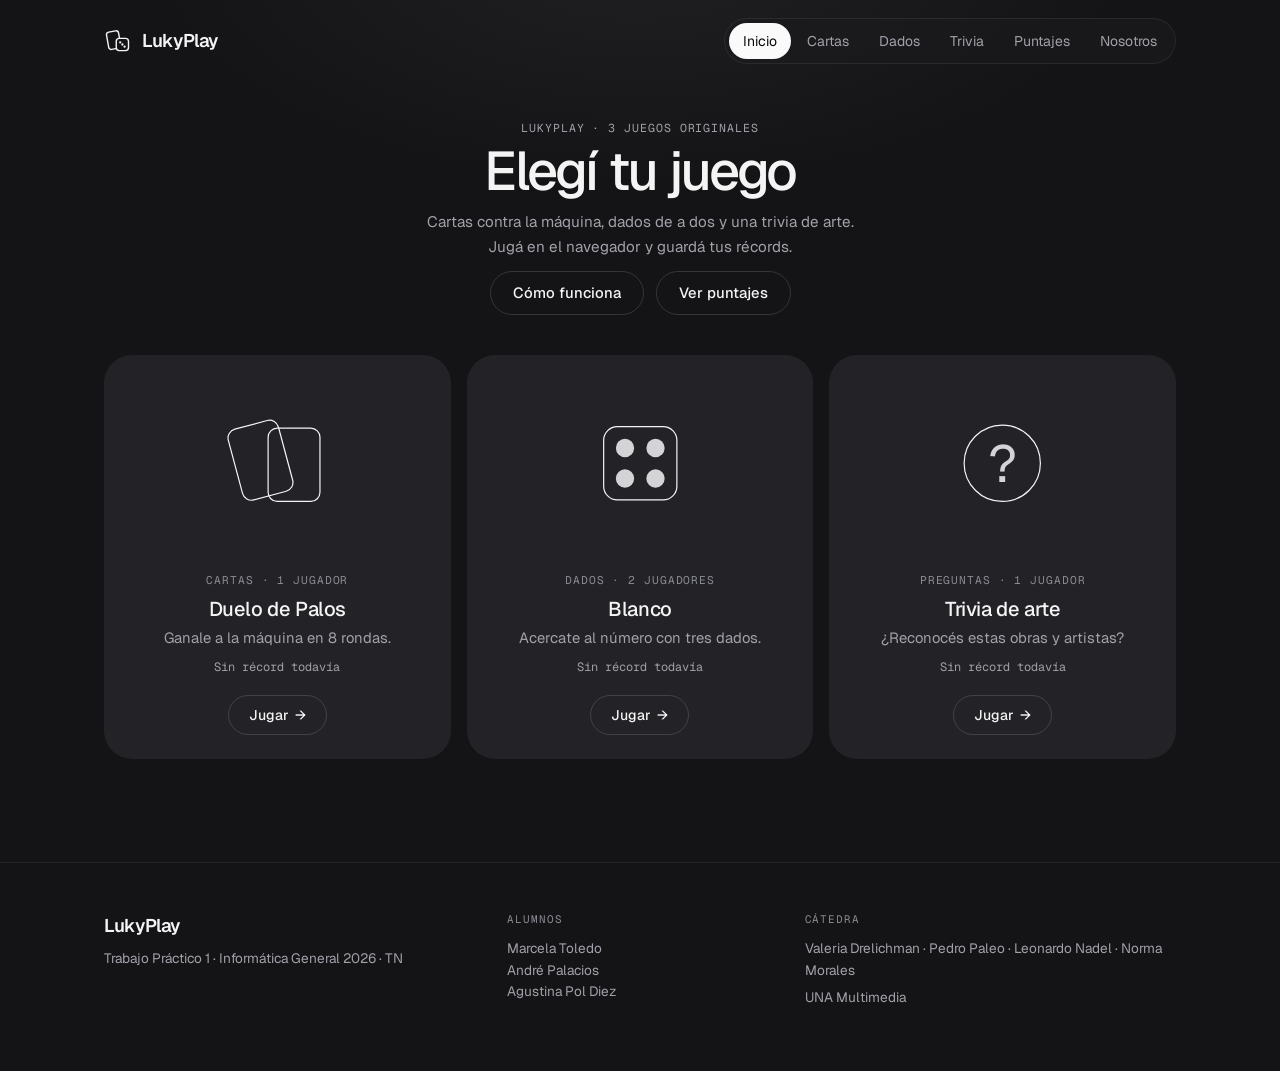
<file: index.html>
<!DOCTYPE html>
<html lang="es">
<head>
  <meta charset="UTF-8">
  <meta name="viewport" content="width=device-width, initial-scale=1.0">
  <title>LukyPlay | Inicio</title>
  <meta name="description" content="LukyPlay: tres juegos originales para jugar en el navegador. Duelo de Palos con cartas, Blanco con dados y una trivia de arte.">
  <link rel="icon" href="img/favicon.svg" type="image/svg+xml">
  <link rel="preconnect" href="https://fonts.googleapis.com">
  <link rel="preconnect" href="https://fonts.gstatic.com" crossorigin>
  <link href="https://fonts.googleapis.com/css2?family=Geist:wght@300..700&family=Geist+Mono:wght@400;500&display=swap" rel="stylesheet">
  <link rel="stylesheet" href="css/estilos.css">
</head>
<body class="pagina-compacta">
  <a class="saltar" href="#contenido">Saltar al contenido</a>
  <header class="encabezado">
    <div class="encabezado-contenido">
      <a class="marca" href="index.html"><img src="img/logo-min.svg" alt="">LukyPlay</a>
      <nav class="menu">
        <ul>
          <li><a class="activo" aria-current="page" href="index.html">Inicio</a></li>
          <li><a href="cartas.html">Cartas</a></li>
          <li><a href="dados.html">Dados</a></li>
          <li><a href="preguntas.html">Trivia</a></li>
          <li><a href="puntajes.html">Puntajes</a></li>
          <li><a href="nosotros.html">Nosotros</a></li>
        </ul>
      </nav>
    </div>
  </header>

  <main id="contenido">
    <!-- Cabecera compacta: el selector de juegos queda como protagonista -->
    <section class="cabecera-juego cabecera-centrada">
      <div>
        <span class="sobretitulo">LukyPlay · 3 juegos originales</span>
        <h1>Elegí tu juego</h1>
        <p class="bajada">Cartas contra la máquina, dados de a dos y una trivia de arte. Jugá en el navegador y guardá tus récords.</p>
      </div>
      <div class="acciones">
        <button type="button" class="btn btn-secundario" id="btn-reglas">Cómo funciona</button>
        <a class="btn btn-secundario" href="puntajes.html">Ver puntajes</a>
      </div>
    </section>

    <section class="selector-juegos" aria-labelledby="titulo-juegos">
      <h2 class="solo-lector" id="titulo-juegos">Juegos</h2>
      <!-- Selector de juegos: cada tarjeta es un link. Al pasar el mouse
           se ilumina la elegida y se apagan las otras (ver estilos.css, sección 4) -->
      <div class="tarjetas-juegos">
        <a class="tarjeta-juego" href="cartas.html">
          <div class="icono-juego">
            <svg viewBox="0 0 100 100" aria-hidden="true">
              <rect x="22" y="24" width="34" height="48" rx="6" transform="rotate(-15 39 48)"/>
              <rect x="44" y="27" width="34" height="48" rx="6"/>
            </svg>
          </div>
          <div class="tarjeta-info">
            <span class="etiqueta">Cartas · 1 jugador</span>
            <h3>Duelo de Palos</h3>
            <p class="tarjeta-desc">Ganale a la máquina en 8 rondas.</p>
            <p class="record-portada" id="record-cartas">Récord: —</p>
            <span class="tarjeta-cta">Jugar <span aria-hidden="true">→</span></span>
          </div>
        </a>
        <a class="tarjeta-juego" href="dados.html">
          <div class="icono-juego">
            <svg viewBox="0 0 100 100" aria-hidden="true">
              <rect x="26" y="26" width="48" height="48" rx="9"/>
              <circle cx="40" cy="40" r="6" class="lleno"/>
              <circle cx="60" cy="40" r="6" class="lleno"/>
              <circle cx="40" cy="60" r="6" class="lleno"/>
              <circle cx="60" cy="60" r="6" class="lleno"/>
            </svg>
          </div>
          <div class="tarjeta-info">
            <span class="etiqueta">Dados · 2 jugadores</span>
            <h3>Blanco</h3>
            <p class="tarjeta-desc">Acercate al número con tres dados.</p>
            <p class="record-portada" id="record-dados">Récord: —</p>
            <span class="tarjeta-cta">Jugar <span aria-hidden="true">→</span></span>
          </div>
        </a>
        <a class="tarjeta-juego" href="preguntas.html">
          <div class="icono-juego">
            <svg viewBox="0 0 100 100" aria-hidden="true">
              <circle cx="50" cy="50" r="25"/>
              <text x="50" y="62" text-anchor="middle" class="lleno">?</text>
            </svg>
          </div>
          <div class="tarjeta-info">
            <span class="etiqueta">Preguntas · 1 jugador</span>
            <h3>Trivia de arte</h3>
            <p class="tarjeta-desc">¿Reconocés estas obras y artistas?</p>
            <p class="record-portada" id="record-preguntas">Récord: —</p>
            <span class="tarjeta-cta">Jugar <span aria-hidden="true">→</span></span>
          </div>
        </a>
      </div>
    </section>

    <!-- "Cómo funciona" en una ventana, igual que las reglas de los juegos
         (el botón #btn-reglas la abre desde comun.js) -->
    <dialog class="ventana-reglas ventana-chica" id="ventana-reglas" aria-labelledby="titulo-ventana-reglas">
      <div class="ventana-contenido">
        <div class="ventana-cabecera">
          <h2 id="titulo-ventana-reglas">Cómo funciona</h2>
          <form method="dialog"><button type="submit" class="btn btn-secundario">Cerrar</button></form>
        </div>
        <ol class="pasos">
          <li><span class="paso-num">01</span><strong>Elegí un juego</strong>«Cómo se juega» explica el objetivo y las reglas.</li>
          <li><span class="paso-num">02</span><strong>Jugá</strong>Arriba ves la ronda y los puntos; el mensaje te dice qué hacer.</li>
          <li><span class="paso-num">03</span><strong>Guardá tu puntaje</strong>Al terminar, escribí tu nombre. Se guarda en este navegador.</li>
          <li><span class="paso-num">04</span><strong>Compará</strong>En Puntajes está el top 10 de cada juego.</li>
        </ol>
      </div>
    </dialog>
  </main>

  <footer class="pie">
    <div class="pie-contenido">
      <div>
        <span class="pie-marca">LukyPlay</span>
        <p>Trabajo Práctico 1 · Informática General 2026 · TN</p>
      </div>
      <div>
        <span class="pie-titulo">Alumnos</span>
        <p>Marcela Toledo<br>André Palacios<br>Agustina Pol Diez</p>
      </div>
      <div>
        <span class="pie-titulo">Cátedra</span>
        <p>Valeria Drelichman · Pedro Paleo · Leonardo Nadel · Norma Morales</p>
        <p>UNA Multimedia</p>
      </div>
    </div>
  </footer>

  <script src="js/comun.js"></script>
  <script src="js/interaccion.js"></script>
  <script src="js/inicio.js"></script>
</body>
</html>
</file>
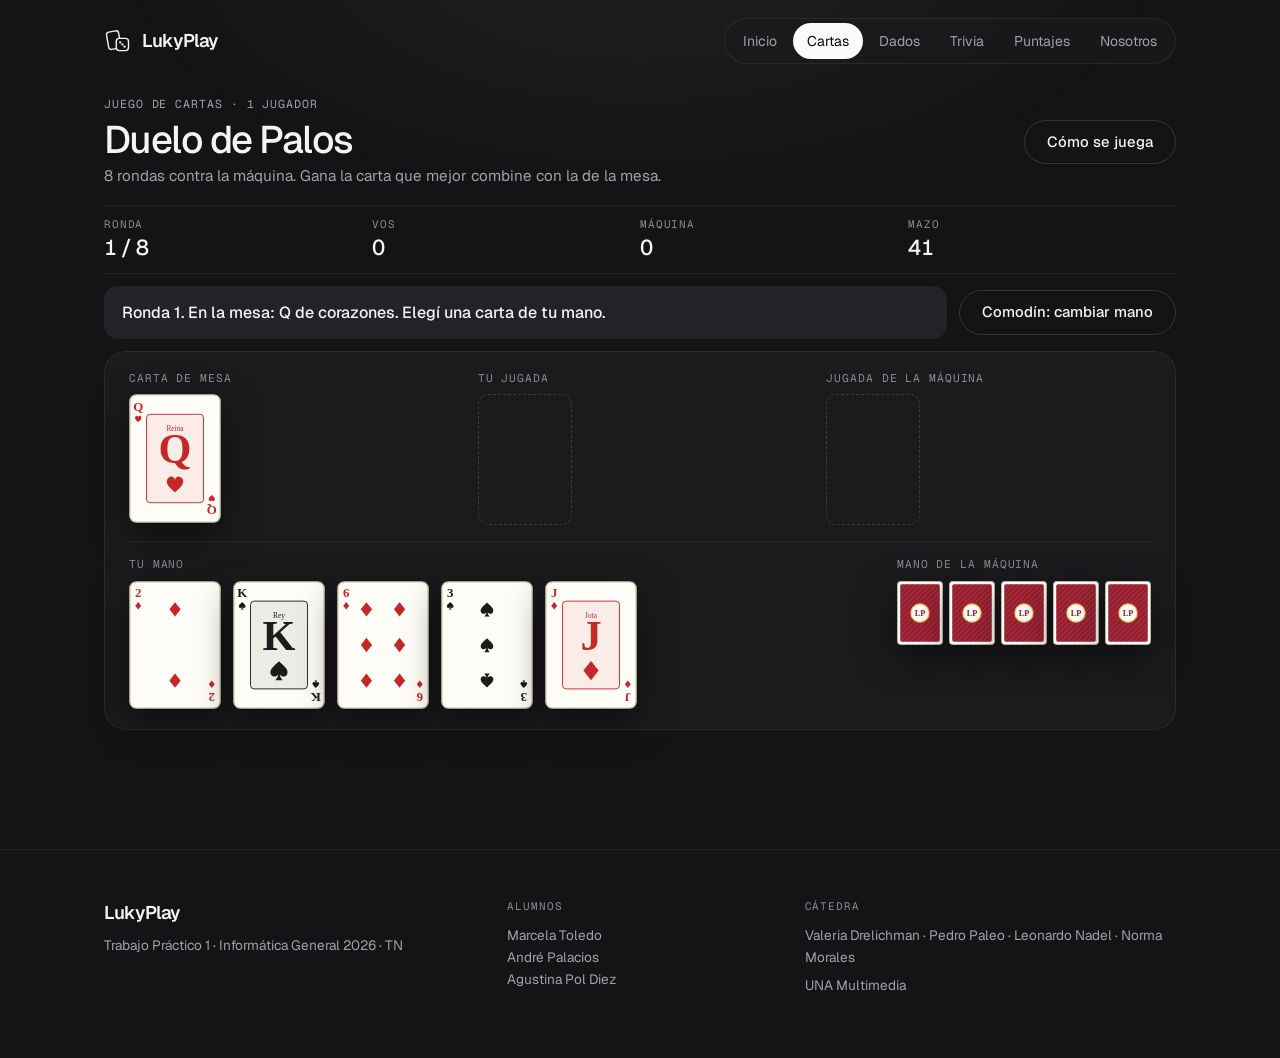
<file: cartas.html>
<!DOCTYPE html>
<html lang="es">
<head>
  <meta charset="UTF-8">
  <meta name="viewport" content="width=device-width, initial-scale=1.0">
  <title>LukyPlay | Cartas - Duelo de Palos</title>
  <meta name="description" content="Duelo de Palos: jugá 8 rondas de cartas contra la máquina. Gana la carta que mejor combine con la carta de mesa.">
  <link rel="icon" href="img/favicon.svg" type="image/svg+xml">
  <link rel="preconnect" href="https://fonts.googleapis.com">
  <link rel="preconnect" href="https://fonts.gstatic.com" crossorigin>
  <link href="https://fonts.googleapis.com/css2?family=Geist:wght@300..700&family=Geist+Mono:wght@400;500&display=swap" rel="stylesheet">
  <link rel="stylesheet" href="css/estilos.css">
</head>
<body class="pagina-compacta">
  <a class="saltar" href="#contenido">Saltar al contenido</a>
  <header class="encabezado">
    <div class="encabezado-contenido">
      <a class="marca" href="index.html"><img src="img/logo-min.svg" alt="">LukyPlay</a>
      <nav class="menu">
        <ul>
          <li><a href="index.html">Inicio</a></li>
          <li><a class="activo" aria-current="page" href="cartas.html">Cartas</a></li>
          <li><a href="dados.html">Dados</a></li>
          <li><a href="preguntas.html">Trivia</a></li>
          <li><a href="puntajes.html">Puntajes</a></li>
          <li><a href="nosotros.html">Nosotros</a></li>
        </ul>
      </nav>
    </div>
  </header>
<main id="contenido">
    <!-- Cabecera compacta: el juego queda a la vista sin hacer scroll -->
    <section class="cabecera-juego">
      <div>
        <span class="sobretitulo">Juego de cartas · 1 jugador</span>
        <h1>Duelo de Palos</h1>
        <p class="bajada">8 rondas contra la máquina. Gana la carta que mejor combine con la de la mesa.</p>
      </div>
      <button type="button" class="btn btn-secundario" id="btn-reglas">Cómo se juega</button>
    </section>

    <section class="juego">
      <h2 class="solo-lector">Partida</h2>

      <div class="estado">
        <div class="estado-item"><span>Ronda</span><strong id="ronda">1 / 8</strong></div>
        <div class="estado-item"><span>Vos</span><strong id="puntos-jugador">0</strong></div>
        <div class="estado-item"><span>Máquina</span><strong id="puntos-maquina">0</strong></div>
        <div class="estado-item"><span>Mazo</span><strong id="mazo-restante">52</strong></div>
      </div>

      <!-- Mensaje y botones en una misma fila, siempre a la vista -->
      <div class="barra-juego">
        <p class="mensaje" id="mensaje" aria-live="polite">Elegí una carta de tu mano.</p>
        <div class="acciones">
          <button type="button" class="btn btn-secundario" id="btn-cambiar">Comodín: cambiar mano</button>
          <button type="button" class="btn oculto" id="btn-siguiente">Siguiente ronda</button>
          <button type="button" class="btn oculto" id="btn-nueva">Nueva partida</button>
          <a class="btn btn-secundario oculto" id="btn-otro-juego" href="index.html">Elegir otro juego</a>
        </div>
      </div>

      <div class="mesa">
        <div class="fila-mesa">
          <div class="zona-mano">
            <h3>Carta de mesa</h3>
            <div class="mano" id="carta-mesa"></div>
          </div>
          <div class="zona-mano">
            <h3>Tu jugada</h3>
            <div class="mano mano-jugada" id="jugada-jugador"></div>
          </div>
          <div class="zona-mano">
            <h3>Jugada de la máquina</h3>
            <div class="mano mano-jugada" id="jugada-maquina"></div>
          </div>
        </div>
        <div class="zona-mano">
          <h3>Tu mano</h3>
          <div class="mano" id="mano-jugador"></div>
        </div>
        <div class="zona-mano">
          <h3>Mano de la máquina</h3>
          <div class="mano mano-chica" id="mano-maquina"></div>
        </div>
      </div>


      <div id="zona-final" aria-live="polite"></div>
    </section>

    <!-- Reglas en una ventana: se abren con el botón "Cómo se juega"
         y se cierran con Cerrar, con Esc o tocando afuera -->
    <dialog class="ventana-reglas" id="ventana-reglas" aria-labelledby="titulo-ventana-reglas">
      <div class="ventana-contenido">
        <div class="ventana-cabecera">
          <h2 id="titulo-ventana-reglas">Cómo se juega</h2>
          <form method="dialog"><button type="submit" class="btn btn-secundario">Cerrar</button></form>
        </div>
          <div class="intro-juego">
            <section class="panel">
              <span class="sobretitulo" id="titulo-objetivo">Objetivo</span>
              <h2>Sumá más puntos que la máquina</h2>
              <p class="lead">Cada ronda, vos y la máquina juegan una carta. La que vale más se lleva los puntos de las dos. Tras 8 rondas, gana quien sume más.</p>
              <ul class="datos-juego"><li>1 jugador</li><li>8 rondas</li><li>5 cartas en mano</li><li>1 comodín</li></ul>
              <h3>Cada ronda</h3>
              <ol class="reglas">
                <li>Se da vuelta la carta de mesa.</li>
                <li>Jugás una carta de tu mano y la máquina, una de la suya.</li>
                <li>La que vale más <strong>se lleva los puntos de las dos</strong>. Si empatan, cada una suma los suyos.</li>
                <li>Las dos levantan una carta del mazo.</li>
              </ol>
            </section>
            <section class="panel">
              <span class="sobretitulo" id="titulo-reglas">Puntos</span>
              <h2>Cuánto vale tu carta</h2>
              <p class="lead">Según cómo combine con la carta de mesa.</p>
              <dl class="tabla-puntos">
                <div class="destacada"><dt>Mismo palo</dt><dd>Doble de su número</dd></div>
                <div><dt>Mismo color, otro palo</dt><dd>Su número</dd></div>
                <div><dt>Otro color</dt><dd>0</dd></div>
                <div class="destacada"><dt>Espejo: mismo número que la mesa</dt><dd>+10</dd></div>
              </dl>
              <h3>Para tener en cuenta</h3>
              <ul class="notas">
                <li>Valores: As 1, del 2 al 10 su número, J 11, Q 12 y K 13.</li>
                <li><strong>Comodín:</strong> una vez por partida, cambiás tu mano por 5 cartas nuevas.</li>
                <li>Tu récord es tu puntaje final.</li>
              </ul>
            </section>
          </div>
      </div>
    </dialog>
  </main>

  <footer class="pie">
    <div class="pie-contenido">
      <div>
        <span class="pie-marca">LukyPlay</span>
        <p>Trabajo Práctico 1 · Informática General 2026 · TN</p>
      </div>
      <div>
        <span class="pie-titulo">Alumnos</span>
        <p>Marcela Toledo<br>André Palacios<br>Agustina Pol Diez</p>
      </div>
      <div>
        <span class="pie-titulo">Cátedra</span>
        <p>Valeria Drelichman · Pedro Paleo · Leonardo Nadel · Norma Morales</p>
        <p>UNA Multimedia</p>
      </div>
    </div>
  </footer>

  <script src="js/comun.js"></script>
  <script src="js/interaccion.js"></script>
  <script src="js/cartas.js"></script>
</body>
</html>
</file>
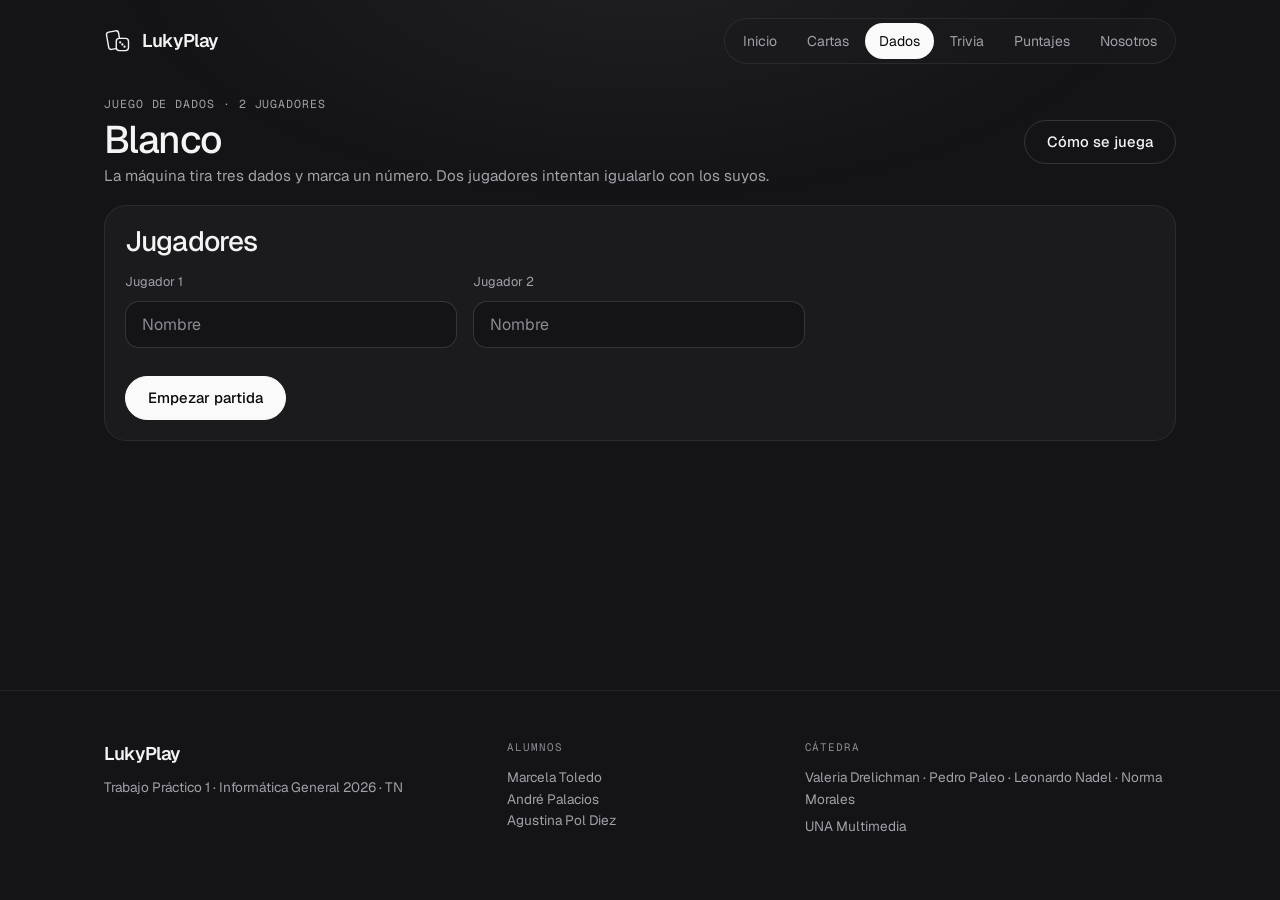
<file: dados.html>
<!DOCTYPE html>
<html lang="es">
<head>
  <meta charset="UTF-8">
  <meta name="viewport" content="width=device-width, initial-scale=1.0">
  <title>LukyPlay | Dados - Blanco</title>
  <meta name="description" content="Blanco: un juego de dados para 2 jugadores. Acercate al número que marca la máquina con tus tres dados.">
  <link rel="icon" href="img/favicon.svg" type="image/svg+xml">
  <link rel="preconnect" href="https://fonts.googleapis.com">
  <link rel="preconnect" href="https://fonts.gstatic.com" crossorigin>
  <link href="https://fonts.googleapis.com/css2?family=Geist:wght@300..700&family=Geist+Mono:wght@400;500&display=swap" rel="stylesheet">
  <link rel="stylesheet" href="css/estilos.css">
</head>
<body class="pagina-compacta">
  <a class="saltar" href="#contenido">Saltar al contenido</a>
  <header class="encabezado">
    <div class="encabezado-contenido">
      <a class="marca" href="index.html"><img src="img/logo-min.svg" alt="">LukyPlay</a>
      <nav class="menu">
        <ul>
          <li><a href="index.html">Inicio</a></li>
          <li><a href="cartas.html">Cartas</a></li>
          <li><a class="activo" aria-current="page" href="dados.html">Dados</a></li>
          <li><a href="preguntas.html">Trivia</a></li>
          <li><a href="puntajes.html">Puntajes</a></li>
          <li><a href="nosotros.html">Nosotros</a></li>
        </ul>
      </nav>
    </div>
  </header>

  <main id="contenido">
    <!-- Cabecera compacta: el juego queda a la vista sin hacer scroll -->
    <section class="cabecera-juego">
      <div>
        <span class="sobretitulo">Juego de dados · 2 jugadores</span>
        <h1>Blanco</h1>
        <p class="bajada">La máquina tira tres dados y marca un número. Dos jugadores intentan igualarlo con los suyos.</p>
      </div>
      <button type="button" class="btn btn-secundario" id="btn-reglas">Cómo se juega</button>
    </section>

    <section class="panel" id="seccion-config">
      <h2>Jugadores</h2>
      <form id="form-config">
        <div class="config-jugadores">
          <div class="campo">
            <label for="nombre-1">Jugador 1</label>
            <input type="text" id="nombre-1" maxlength="15" placeholder="Nombre">
          </div>
          <div class="campo">
            <label for="nombre-2">Jugador 2</label>
            <input type="text" id="nombre-2" maxlength="15" placeholder="Nombre">
          </div>
        </div>
        <p class="campo-error" id="error-config"></p>
        <button type="submit" class="btn">Empezar partida</button>
      </form>
    </section>

    <section class="juego oculto" id="seccion-juego">
      <h2 class="solo-lector">Partida</h2>
      <!-- Estado de la ronda y marcador de los jugadores, en una misma fila -->
      <div class="tablero-cabecera">
        <div class="estado">
          <div class="estado-item"><span>Ronda</span><strong id="ronda">1 / 10</strong></div>
          <div class="estado-item"><span>Turno de</span><strong id="turno-de">-</strong></div>
          <div class="estado-item"><span>Tiro</span><strong id="tiro">0 / 3</strong></div>
        </div>
        <div class="marcador" id="marcador"></div>
      </div>

      <p class="mensaje" id="mensaje" aria-live="polite">La máquina tira los dados rojos…</p>

      <div class="tablero-dados">
      <div class="zona-dados">
        <h3 class="titulo-dados">Objetivo: <span id="objetivo">?</span></h3>
        <div class="fila-dados" id="dados-objetivo"></div>
      </div>

      <div class="zona-dados">
        <h3 class="titulo-dados">Suma de <strong id="nombre-suma">-</strong>: <span id="suma">-</span></h3>
        <div class="fila-dados" id="zona-dados"></div>
      </div>
      </div>
      <p class="ayuda-dados inactiva" id="ayuda-dados">Tocá un dado para guardarlo o soltarlo.</p>

      <div class="acciones">
        <button type="button" class="btn" id="btn-tirar">Tirar dados</button>
        <button type="button" class="btn btn-secundario" id="btn-plantarse">Plantarme</button>
        <button type="button" class="btn oculto" id="btn-siguiente">Siguiente turno</button>
        <button type="button" class="btn oculto" id="btn-nueva">Nueva partida</button>
        <a class="btn btn-secundario oculto" id="btn-otro-juego" href="index.html">Elegir otro juego</a>
      </div>

      <div id="zona-final" aria-live="polite"></div>
    </section>

    <!-- Reglas en una ventana: se abren con el botón "Cómo se juega"
         y se cierran con Cerrar, con Esc o tocando afuera -->
    <dialog class="ventana-reglas" id="ventana-reglas" aria-labelledby="titulo-ventana-reglas">
      <div class="ventana-contenido">
        <div class="ventana-cabecera">
          <h2 id="titulo-ventana-reglas">Cómo se juega</h2>
          <form method="dialog"><button type="submit" class="btn btn-secundario">Cerrar</button></form>
        </div>
          <div class="intro-juego">
            <section class="panel">
              <span class="sobretitulo" id="titulo-objetivo">Objetivo</span>
              <h2>Acercate al número objetivo</h2>
              <p class="lead">Cada ronda, 3 dados rojos marcan el objetivo. Cada jugador tira 3 dados blancos para igualarlo. Tras 10 rondas, gana quien sume más.</p>
              <ul class="datos-juego"><li>2 jugadores</li><li>10 rondas</li><li>hasta 3 tiros por turno</li><li>3 vidas</li></ul>
              <h3>Cada turno</h3>
              <ol class="reglas">
                <li>Tocá <strong>«Tirar dados»</strong>.</li>
                <li>Tocá los dados que quieras <strong>guardar</strong>: no se vuelven a tirar.</li>
                <li>Volvé a tirar el resto, hasta 3 tiros en total.</li>
                <li>Cuando te guste la suma, tocá <strong>«Plantarme»</strong>. En el tercer tiro te plantás solo.</li>
              </ol>
            </section>
            <section class="panel">
              <span class="sobretitulo" id="titulo-reglas">Puntos</span>
              <h2>Qué tan cerca quedaste</h2>
              <p class="lead">Diferencia entre tu suma y el objetivo:</p>
              <dl class="tabla-puntos">
                <div class="destacada"><dt>0 · ¡En el blanco!</dt><dd>20</dd></div>
                <div><dt>1</dt><dd>12</dd></div>
                <div><dt>2</dt><dd>6</dd></div>
                <div><dt>3</dt><dd>2</dd></div>
                <div class="negativa"><dt>4 o más</dt><dd>0 y perdés 1 vida</dd></div>
              </dl>
              <h3>Bonus y costos</h3>
              <dl class="tabla-puntos">
                <div class="destacada"><dt>Trío: tres dados iguales</dt><dd>+10</dd></div>
                <div class="destacada"><dt>Escalerita: tres seguidos, como 3-4-5</dt><dd>+5</dd></div>
                <div class="negativa"><dt>Plantarte en el 2.º tiro</dt><dd>−2</dd></div>
                <div class="negativa"><dt>Plantarte en el 3.º tiro</dt><dd>−4</dd></div>
              </dl>
              <h3>Para tener en cuenta</h3>
              <ul class="notas">
                <li>Los dos juegan con el mismo objetivo; empieza el jugador 1.</li>
                <li>Una ronda nunca suma menos de 0.</li>
                <li>Sin vidas, quedás afuera y el otro jugador sigue solo.</li>
                <li>La partida termina a las 10 rondas o cuando los dos se quedan sin vidas.</li>
              </ul>
            </section>
          </div>
      </div>
    </dialog>
  </main>

  <footer class="pie">
    <div class="pie-contenido">
      <div>
        <span class="pie-marca">LukyPlay</span>
        <p>Trabajo Práctico 1 · Informática General 2026 · TN</p>
      </div>
      <div>
        <span class="pie-titulo">Alumnos</span>
        <p>Marcela Toledo<br>André Palacios<br>Agustina Pol Diez</p>
      </div>
      <div>
        <span class="pie-titulo">Cátedra</span>
        <p>Valeria Drelichman · Pedro Paleo · Leonardo Nadel · Norma Morales</p>
        <p>UNA Multimedia</p>
      </div>
    </div>
  </footer>

  <script src="js/comun.js"></script>
  <script src="js/interaccion.js"></script>
  <script src="js/dados.js"></script>
</body>
</html>
</file>
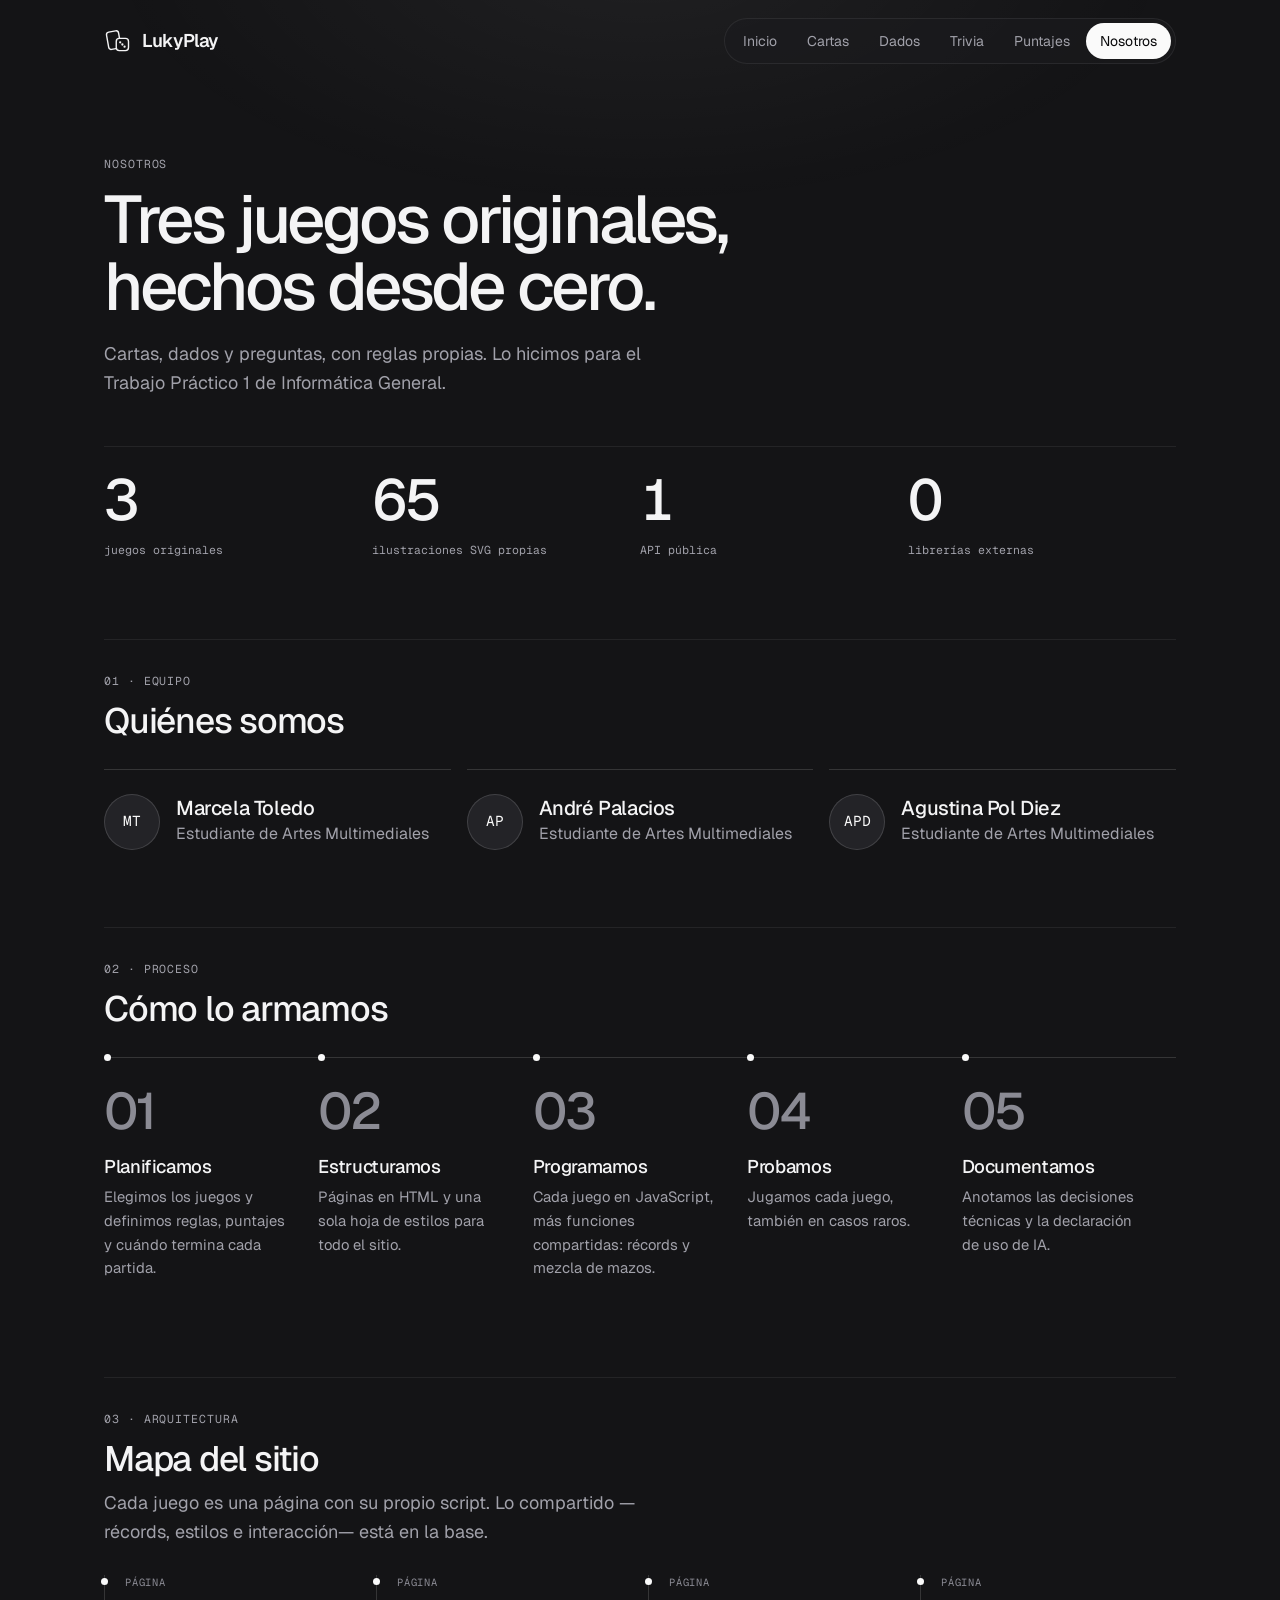
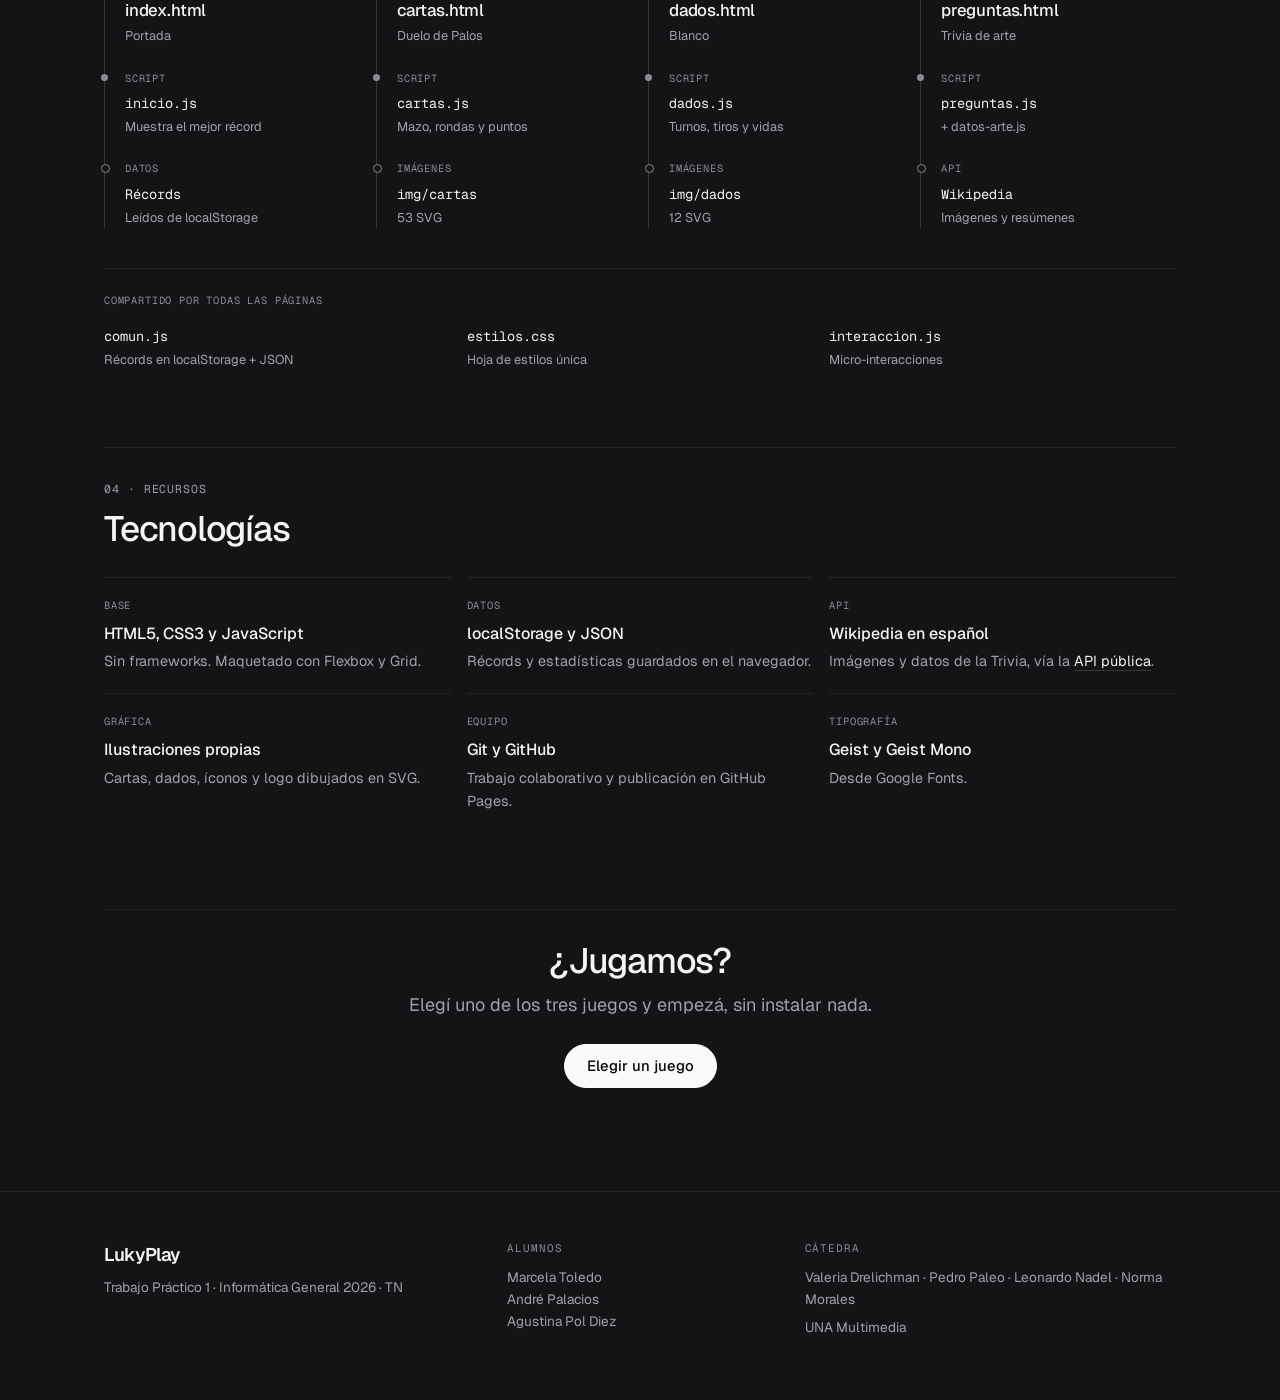
<file: nosotros.html>
<!DOCTYPE html>
<html lang="es">
<head>
  <meta charset="UTF-8">
  <meta name="viewport" content="width=device-width, initial-scale=1.0">
  <title>LukyPlay | Nosotros</title>
  <meta name="description" content="Quiénes hicimos LukyPlay, cómo lo armamos y con qué tecnologías.">
  <link rel="icon" href="img/favicon.svg" type="image/svg+xml">
  <link rel="preconnect" href="https://fonts.googleapis.com">
  <link rel="preconnect" href="https://fonts.gstatic.com" crossorigin>
  <link href="https://fonts.googleapis.com/css2?family=Geist:wght@300..700&family=Geist+Mono:wght@400;500&display=swap" rel="stylesheet">
  <link rel="stylesheet" href="css/estilos.css">
</head>
<body>
  <a class="saltar" href="#contenido">Saltar al contenido</a>
  <header class="encabezado">
    <div class="encabezado-contenido">
      <a class="marca" href="index.html"><img src="img/logo-min.svg" alt="">LukyPlay</a>
      <nav class="menu">
        <ul>
          <li><a href="index.html">Inicio</a></li>
          <li><a href="cartas.html">Cartas</a></li>
          <li><a href="dados.html">Dados</a></li>
          <li><a href="preguntas.html">Trivia</a></li>
          <li><a href="puntajes.html">Puntajes</a></li>
          <li><a class="activo" aria-current="page" href="nosotros.html">Nosotros</a></li>
        </ul>
      </nav>
    </div>
  </header>

  <main id="contenido">
    <!-- Cabecera: título grande y cifras del proyecto -->
    <section class="cabecera">
      <span class="sobretitulo">Nosotros</span>
      <h1>Tres juegos originales, hechos desde cero.</h1>
      <p class="bajada">Cartas, dados y preguntas, con reglas propias. Lo hicimos para el Trabajo Práctico 1 de Informática General.</p>
      <ul class="cifras">
        <li><strong>3</strong><span>juegos originales</span></li>
        <li><strong>65</strong><span>ilustraciones SVG propias</span></li>
        <li><strong>1</strong><span>API pública</span></li>
        <li><strong>0</strong><span>librerías externas</span></li>
      </ul>
    </section>

    <section class="bloque">
      <div class="bloque-titulo">
        <span class="sobretitulo">01 · Equipo</span>
        <h2 id="titulo-integrantes">Quiénes somos</h2>
      </div>
      <ul class="integrantes">
        <li class="integrante">
          <div class="avatar">MT</div>
          <h3>Marcela Toledo</h3>
          <p>Estudiante de Artes Multimediales</p>
        </li>
        <li class="integrante">
          <div class="avatar">AP</div>
          <h3>André Palacios</h3>
          <p>Estudiante de Artes Multimediales</p>
        </li>
        <li class="integrante">
          <div class="avatar">APD</div>
          <h3>Agustina Pol Diez</h3>
          <p>Estudiante de Artes Multimediales</p>
        </li>
      </ul>
    </section>

    <section class="bloque">
      <div class="bloque-titulo">
        <span class="sobretitulo">02 · Proceso</span>
        <h2 id="titulo-proceso">Cómo lo armamos</h2>
      </div>
      <ol class="proceso">
        <li>
          <span class="paso-num">01</span>
          <h3>Planificamos</h3>
          <p>Elegimos los juegos y definimos reglas, puntajes y cuándo termina cada partida.</p>
        </li>
        <li>
          <span class="paso-num">02</span>
          <h3>Estructuramos</h3>
          <p>Páginas en HTML y una sola hoja de estilos para todo el sitio.</p>
        </li>
        <li>
          <span class="paso-num">03</span>
          <h3>Programamos</h3>
          <p>Cada juego en JavaScript, más funciones compartidas: récords y mezcla de mazos.</p>
        </li>
        <li>
          <span class="paso-num">04</span>
          <h3>Probamos</h3>
          <p>Jugamos cada juego, también en casos raros.</p>
        </li>
        <li>
          <span class="paso-num">05</span>
          <h3>Documentamos</h3>
          <p>Anotamos las decisiones técnicas y la declaración de uso de IA.</p>
        </li>
      </ol>
    </section>

    <section class="bloque">
      <div class="bloque-titulo">
        <span class="sobretitulo">03 · Arquitectura</span>
        <h2 id="titulo-mapa">Mapa del sitio</h2>
        <p class="bajada">Cada juego es una página con su propio script. Lo compartido —récords, estilos e interacción— está en la base.</p>
      </div>

      <!-- Diagrama: cada columna va de la página a sus datos;
           abajo, lo que comparten todas las páginas -->
      <div class="mapa">
        <div class="mapa-columna">
          <div class="mapa-nodo"><span class="mapa-tipo">Página</span><strong>index.html</strong><small>Portada</small></div>
          <div class="mapa-nodo"><span class="mapa-tipo">Script</span><strong>inicio.js</strong><small>Muestra el mejor récord</small></div>
          <div class="mapa-nodo mapa-dato"><span class="mapa-tipo">Datos</span><strong>Récords</strong><small>Leídos de localStorage</small></div>
        </div>
        <div class="mapa-columna">
          <div class="mapa-nodo"><span class="mapa-tipo">Página</span><strong>cartas.html</strong><small>Duelo de Palos</small></div>
          <div class="mapa-nodo"><span class="mapa-tipo">Script</span><strong>cartas.js</strong><small>Mazo, rondas y puntos</small></div>
          <div class="mapa-nodo mapa-dato"><span class="mapa-tipo">Imágenes</span><strong>img/cartas</strong><small>53 SVG</small></div>
        </div>
        <div class="mapa-columna">
          <div class="mapa-nodo"><span class="mapa-tipo">Página</span><strong>dados.html</strong><small>Blanco</small></div>
          <div class="mapa-nodo"><span class="mapa-tipo">Script</span><strong>dados.js</strong><small>Turnos, tiros y vidas</small></div>
          <div class="mapa-nodo mapa-dato"><span class="mapa-tipo">Imágenes</span><strong>img/dados</strong><small>12 SVG</small></div>
        </div>
        <div class="mapa-columna">
          <div class="mapa-nodo"><span class="mapa-tipo">Página</span><strong>preguntas.html</strong><small>Trivia de arte</small></div>
          <div class="mapa-nodo"><span class="mapa-tipo">Script</span><strong>preguntas.js</strong><small>+ datos-arte.js</small></div>
          <div class="mapa-nodo mapa-dato"><span class="mapa-tipo">API</span><strong>Wikipedia</strong><small>Imágenes y resúmenes</small></div>
        </div>
        <div class="mapa-compartido">
          <span class="mapa-tipo">Compartido por todas las páginas</span>
          <div class="mapa-base">
            <div class="mapa-nodo"><strong>comun.js</strong><small>Récords en localStorage + JSON</small></div>
            <div class="mapa-nodo"><strong>estilos.css</strong><small>Hoja de estilos única</small></div>
            <div class="mapa-nodo"><strong>interaccion.js</strong><small>Micro-interacciones</small></div>
          </div>
        </div>
      </div>
    </section>

    <section class="bloque">
      <div class="bloque-titulo">
        <span class="sobretitulo">04 · Recursos</span>
        <h2 id="titulo-tecnologias">Tecnologías</h2>
      </div>
      <ul class="stack">
        <li><span class="mapa-tipo">Base</span><strong>HTML5, CSS3 y JavaScript</strong><p>Sin frameworks. Maquetado con Flexbox y Grid.</p></li>
        <li><span class="mapa-tipo">Datos</span><strong>localStorage y JSON</strong><p>Récords y estadísticas guardados en el navegador.</p></li>
        <li><span class="mapa-tipo">API</span><strong>Wikipedia en español</strong><p>Imágenes y datos de la Trivia, vía la <a href="https://es.wikipedia.org/api/rest_v1/" target="_blank" rel="noopener">API pública<span class="solo-lector"> (se abre en otra pestaña)</span></a>.</p></li>
        <li><span class="mapa-tipo">Gráfica</span><strong>Ilustraciones propias</strong><p>Cartas, dados, íconos y logo dibujados en SVG.</p></li>
        <li><span class="mapa-tipo">Equipo</span><strong>Git y GitHub</strong><p>Trabajo colaborativo y publicación en GitHub Pages.</p></li>
        <li><span class="mapa-tipo">Tipografía</span><strong>Geist y Geist Mono</strong><p>Desde Google Fonts.</p></li>
      </ul>
    </section>

    <!-- Cierre: después de conocer el proyecto, la invitación a jugar -->
    <section class="bloque cierre">
      <h2 id="titulo-cierre">¿Jugamos?</h2>
      <p class="bajada">Elegí uno de los tres juegos y empezá, sin instalar nada.</p>
      <a class="btn" href="index.html">Elegir un juego</a>
    </section>
  </main>

  <footer class="pie">
    <div class="pie-contenido">
      <div>
        <span class="pie-marca">LukyPlay</span>
        <p>Trabajo Práctico 1 · Informática General 2026 · TN</p>
      </div>
      <div>
        <span class="pie-titulo">Alumnos</span>
        <p>Marcela Toledo<br>André Palacios<br>Agustina Pol Diez</p>
      </div>
      <div>
        <span class="pie-titulo">Cátedra</span>
        <p>Valeria Drelichman · Pedro Paleo · Leonardo Nadel · Norma Morales</p>
        <p>UNA Multimedia</p>
      </div>
    </div>
  </footer>
  <script src="js/interaccion.js"></script>
</body>
</html>
</file>
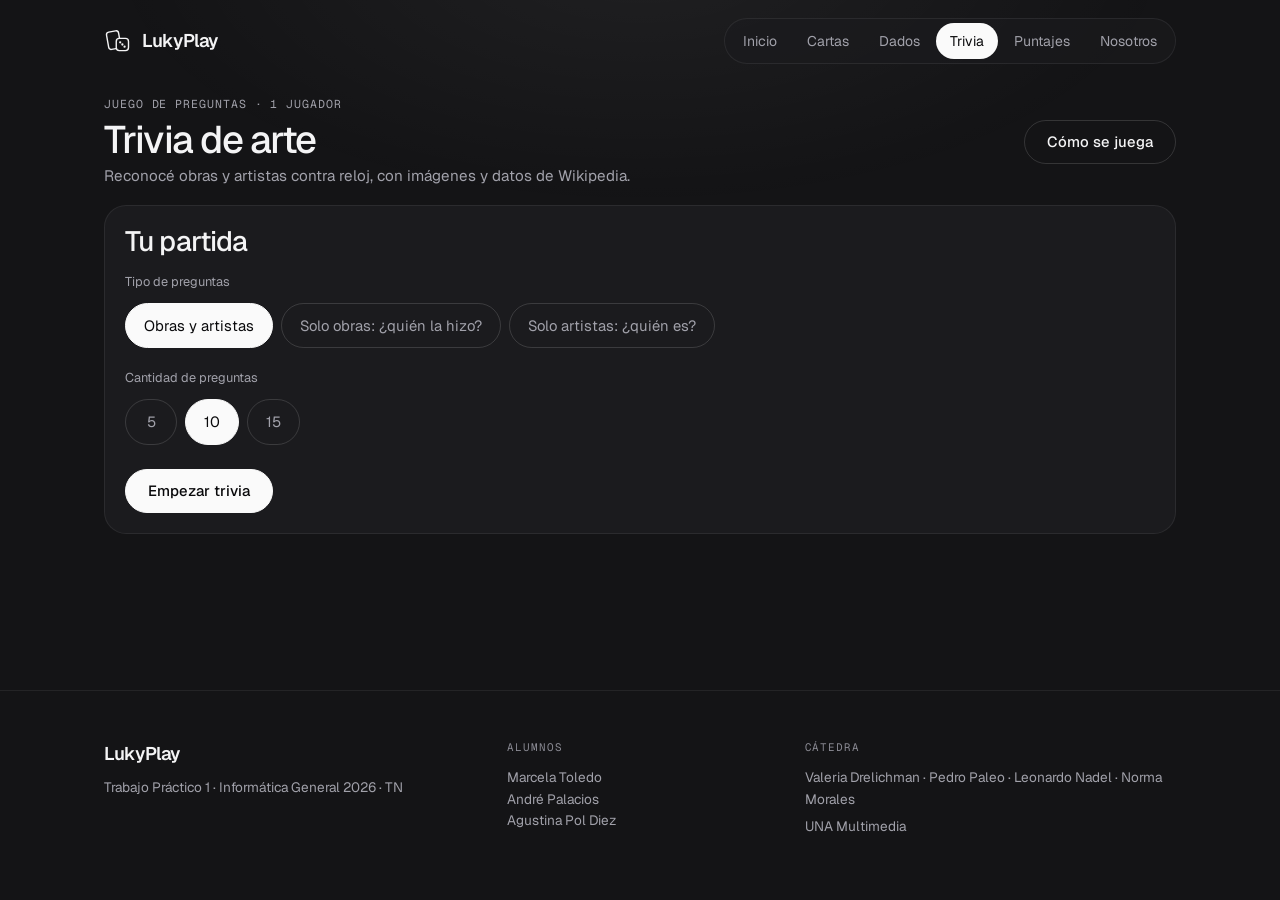
<file: preguntas.html>
<!DOCTYPE html>
<html lang="es">
<head>
  <meta charset="UTF-8">
  <meta name="viewport" content="width=device-width, initial-scale=1.0">
  <title>LukyPlay | Trivia de arte - Juego de preguntas</title>
  <meta name="description" content="Trivia de arte: reconocé obras y artistas contra reloj, con imágenes y datos de Wikipedia.">
  <link rel="icon" href="img/favicon.svg" type="image/svg+xml">
  <link rel="preconnect" href="https://fonts.googleapis.com">
  <link rel="preconnect" href="https://fonts.gstatic.com" crossorigin>
  <link href="https://fonts.googleapis.com/css2?family=Geist:wght@300..700&family=Geist+Mono:wght@400;500&display=swap" rel="stylesheet">
  <link rel="stylesheet" href="css/estilos.css">
</head>
<body class="pagina-compacta">
  <a class="saltar" href="#contenido">Saltar al contenido</a>
  <header class="encabezado">
    <div class="encabezado-contenido">
      <a class="marca" href="index.html"><img src="img/logo-min.svg" alt="">LukyPlay</a>
      <nav class="menu">
        <ul>
          <li><a href="index.html">Inicio</a></li>
          <li><a href="cartas.html">Cartas</a></li>
          <li><a href="dados.html">Dados</a></li>
          <li><a class="activo" aria-current="page" href="preguntas.html">Trivia</a></li>
          <li><a href="puntajes.html">Puntajes</a></li>
          <li><a href="nosotros.html">Nosotros</a></li>
        </ul>
      </nav>
    </div>
  </header>

  <main id="contenido">
    <!-- Cabecera compacta: el juego queda a la vista sin hacer scroll -->
    <section class="cabecera-juego">
      <div>
        <span class="sobretitulo">Juego de preguntas · 1 jugador</span>
        <h1>Trivia de arte</h1>
        <p class="bajada">Reconocé obras y artistas contra reloj, con imágenes y datos de Wikipedia.</p>
      </div>
      <button type="button" class="btn btn-secundario" id="btn-reglas">Cómo se juega</button>
    </section>

    <section class="panel" id="seccion-config">
      <h2 id="titulo-config" tabindex="-1">Tu partida</h2>
      <form id="form-config">
        <div class="config-opciones">
          <fieldset class="grupo-opciones">
            <legend>Tipo de preguntas</legend>
            <div class="segmentado">
              <label><input type="radio" name="modo" value="mezcla" checked><span>Obras y artistas</span></label>
              <label><input type="radio" name="modo" value="obras"><span>Solo obras: ¿quién la hizo?</span></label>
              <label><input type="radio" name="modo" value="artistas"><span>Solo artistas: ¿quién es?</span></label>
            </div>
          </fieldset>
          <fieldset class="grupo-opciones">
            <legend>Cantidad de preguntas</legend>
            <div class="segmentado">
              <label><input type="radio" name="cantidad" value="5"><span>5</span></label>
              <label><input type="radio" name="cantidad" value="10" checked><span>10</span></label>
              <label><input type="radio" name="cantidad" value="15"><span>15</span></label>
            </div>
          </fieldset>
        </div>
        <button type="submit" class="btn" id="btn-empezar">Empezar trivia</button>
      </form>
    </section>

    <section class="panel oculto" id="seccion-cargando">
      <div class="cargando">
        <img class="dado-cargando" id="dado-cargando" src="img/dados/dado-5.svg" alt="">
        <p id="texto-cargando">Buscando obras y artistas en Wikipedia…</p>
      </div>
    </section>

    <section class="panel oculto" id="seccion-error">
      <p class="mensaje mensaje-error" id="texto-error">No se pudieron cargar las preguntas.</p>
      <div class="acciones">
        <button type="button" class="btn" id="btn-reintentar">Reintentar</button>
        <button type="button" class="btn btn-secundario" id="btn-volver-config">Cambiar opciones</button>
      </div>
    </section>

    <section class="juego oculto" id="seccion-juego">
      <h2 id="titulo-partida" class="solo-lector">Partida</h2>
      <div class="estado">
        <div class="estado-item"><span>Pregunta</span><strong id="numero-pregunta">1 / 10</strong></div>
        <div class="estado-item"><span>Puntos</span><strong id="puntos">0</strong></div>
        <div class="estado-item"><span>Vidas</span><strong class="vidas" id="vidas">♥︎♥︎♥︎</strong></div>
        <div class="estado-item"><span>Tiempo</span><strong id="tiempo">15</strong></div>
      </div>

      <div class="barra-tiempo">
        <div class="barra-tiempo-relleno" id="barra-tiempo"></div>
      </div>

      <div class="pregunta-layout">
        <div class="pregunta-imagen" id="pregunta-imagen"></div>
        <div class="pregunta-contenido">
          <div class="pregunta-meta">
            <span class="chip" id="chip-tipo">Obra</span>
          </div>
          <p class="texto-pregunta" id="texto-pregunta" tabindex="-1">Pregunta</p>
          <p class="pista" id="pista"></p>
          <div class="opciones" id="opciones"></div>

          <!-- Resultado, dato de Wikipedia y botones, junto a las opciones -->
          <p class="mensaje oculto" id="mensaje" aria-live="polite"></p>
          <p class="dato oculto" id="dato"></p>
          <div class="acciones">
            <button type="button" class="btn btn-secundario" id="btn-comodin">Comodín 50:50</button>
            <button type="button" class="btn oculto" id="btn-siguiente">Siguiente pregunta</button>
          </div>
        </div>
      </div>
    </section>

    <section class="juego oculto" id="seccion-final">
      <h2 id="titulo-final" tabindex="-1">Resultado</h2>
      <p class="mensaje" id="texto-final"></p>
      <div class="estado">
        <div class="estado-item"><span>Puntaje</span><strong id="final-puntos">0</strong></div>
        <div class="estado-item"><span>Correctas</span><strong id="final-correctas">0</strong></div>
        <div class="estado-item"><span>Incorrectas</span><strong id="final-incorrectas">0</strong></div>
      </div>
      <div id="zona-record"></div>
      <div class="acciones">
        <button type="button" class="btn" id="btn-jugar-otra">Jugar otra vez</button>
        <a class="btn btn-secundario" href="index.html">Elegir otro juego</a>
      </div>
    </section>

    <!-- Reglas en una ventana: se abren con el botón "Cómo se juega"
         y se cierran con Cerrar, con Esc o tocando afuera -->
    <dialog class="ventana-reglas" id="ventana-reglas" aria-labelledby="titulo-ventana-reglas">
      <div class="ventana-contenido">
        <div class="ventana-cabecera">
          <h2 id="titulo-ventana-reglas">Cómo se juega</h2>
          <form method="dialog"><button type="submit" class="btn btn-secundario">Cerrar</button></form>
        </div>
          <div class="intro-juego">
            <section class="panel">
              <span class="sobretitulo" id="titulo-objetivo">Objetivo</span>
              <h2>Reconocé obras y artistas</h2>
              <p class="lead">Acertá todas las que puedas antes de quedarte sin vidas.</p>
              <ul class="datos-juego"><li>1 jugador</li><li>5, 10 o 15 preguntas</li><li>15 s por pregunta</li><li>3 vidas</li></ul>
              <h3>Dos tipos de pregunta</h3>
              <dl class="tabla-puntos">
                <div><dt>Obra: ves una obra famosa</dt><dd>¿Quién la hizo?</dd></div>
                <div><dt>Artista: ves su imagen y una pista</dt><dd>¿Quién es?</dd></div>
              </dl>
              <h3>Cada pregunta</h3>
              <ol class="reglas">
                <li>Mirá la imagen y, si aparece, la pista.</li>
                <li>Respondé antes de que se acabe el tiempo.</li>
                <li>Leé el dato de Wikipedia y pasá a la siguiente.</li>
              </ol>
            </section>
            <section class="panel">
              <span class="sobretitulo" id="titulo-reglas">Puntos</span>
              <h2>Puntos y vidas</h2>
              <p class="lead">Cuanto más rápido respondas, más sumás.</p>
              <dl class="tabla-puntos">
                <div class="destacada"><dt>Respuesta correcta</dt><dd>10 + 1 por segundo restante</dd></div>
                <div class="negativa"><dt>Respuesta incorrecta</dt><dd>−1 vida</dd></div>
                <div class="negativa"><dt>Se termina el tiempo</dt><dd>−1 vida</dd></div>
              </dl>
              <h3>Para tener en cuenta</h3>
              <ul class="notas">
                <li><strong>Comodín 50:50:</strong> una vez por partida, saca dos respuestas incorrectas.</li>
                <li>La partida termina al responder todas o al quedarte sin vidas.</li>
                <li><strong>Con teclado:</strong> respondé con las teclas 1 a 4.</li>
                <li>Imágenes y textos llegan en vivo desde la <a href="https://es.wikipedia.org/" target="_blank" rel="noopener">API de Wikipedia en español<span class="solo-lector"> (se abre en otra pestaña)</span></a>.</li>
              </ul>
            </section>
          </div>
      </div>
    </dialog>
  </main>

  <footer class="pie">
    <div class="pie-contenido">
      <div>
        <span class="pie-marca">LukyPlay</span>
        <p>Trabajo Práctico 1 · Informática General 2026 · TN</p>
      </div>
      <div>
        <span class="pie-titulo">Alumnos</span>
        <p>Marcela Toledo<br>André Palacios<br>Agustina Pol Diez</p>
      </div>
      <div>
        <span class="pie-titulo">Cátedra</span>
        <p>Valeria Drelichman · Pedro Paleo · Leonardo Nadel · Norma Morales</p>
        <p>UNA Multimedia</p>
      </div>
    </div>
  </footer>

  <script src="js/comun.js"></script>
  <script src="js/interaccion.js"></script>
  <script src="js/datos-arte.js"></script>
  <script src="js/preguntas.js"></script>
</body>
</html>
</file>
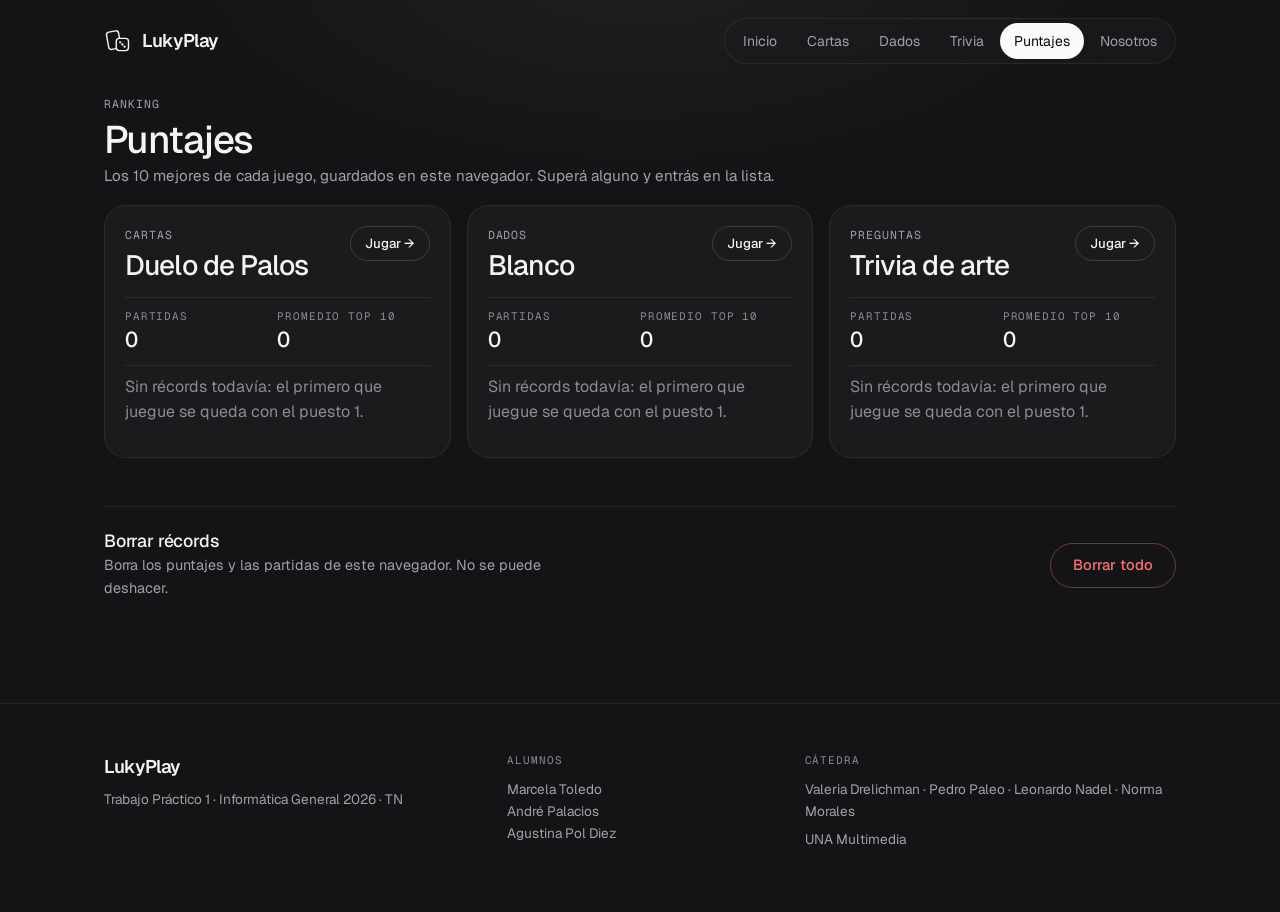
<file: puntajes.html>
<!DOCTYPE html>
<html lang="es">
<head>
  <meta charset="UTF-8">
  <meta name="viewport" content="width=device-width, initial-scale=1.0">
  <title>LukyPlay | Puntajes</title>
  <meta name="description" content="Ranking de LukyPlay: los 10 mejores puntajes de cada juego y las partidas jugadas.">
  <link rel="icon" href="img/favicon.svg" type="image/svg+xml">
  <link rel="preconnect" href="https://fonts.googleapis.com">
  <link rel="preconnect" href="https://fonts.gstatic.com" crossorigin>
  <link href="https://fonts.googleapis.com/css2?family=Geist:wght@300..700&family=Geist+Mono:wght@400;500&display=swap" rel="stylesheet">
  <link rel="stylesheet" href="css/estilos.css">
</head>
<body class="pagina-compacta">
  <a class="saltar" href="#contenido">Saltar al contenido</a>
  <header class="encabezado">
    <div class="encabezado-contenido">
      <a class="marca" href="index.html"><img src="img/logo-min.svg" alt="">LukyPlay</a>
      <nav class="menu">
        <ul>
          <li><a href="index.html">Inicio</a></li>
          <li><a href="cartas.html">Cartas</a></li>
          <li><a href="dados.html">Dados</a></li>
          <li><a href="preguntas.html">Trivia</a></li>
          <li><a class="activo" aria-current="page" href="puntajes.html">Puntajes</a></li>
          <li><a href="nosotros.html">Nosotros</a></li>
        </ul>
      </nav>
    </div>
  </header>

  <main id="contenido">
    <section class="cabecera-juego">
      <div>
        <span class="sobretitulo">Ranking</span>
        <h1>Puntajes</h1>
        <p class="bajada">Los 10 mejores de cada juego, guardados en este navegador. Superá alguno y entrás en la lista.</p>
      </div>
    </section>

    <!-- Un panel por juego: partidas jugadas, promedio y top 10 (los arma puntajes.js) -->
    <div class="grilla-puntajes" id="grilla-puntajes"></div>

    <!-- Borrar récords: separado del ranking y con confirmación -->
    <section class="zona-borrar">
      <div>
        <h2 id="titulo-borrar">Borrar récords</h2>
        <p class="bajada">Borra los puntajes y las partidas de este navegador. No se puede deshacer.</p>
      </div>
      <div class="acciones" id="acciones-borrar">
        <button type="button" class="btn btn-peligro" id="btn-borrar">Borrar todo</button>
      </div>
      <div class="acciones oculto" id="confirmar-borrar">
        <p class="mensaje mensaje-error">¿Seguro que querés borrar todo?</p>
        <button type="button" class="btn btn-peligro" id="btn-confirmar">Sí, borrar</button>
        <button type="button" class="btn btn-secundario" id="btn-cancelar">Cancelar</button>
      </div>
    </section>
  </main>

  <footer class="pie">
    <div class="pie-contenido">
      <div>
        <span class="pie-marca">LukyPlay</span>
        <p>Trabajo Práctico 1 · Informática General 2026 · TN</p>
      </div>
      <div>
        <span class="pie-titulo">Alumnos</span>
        <p>Marcela Toledo<br>André Palacios<br>Agustina Pol Diez</p>
      </div>
      <div>
        <span class="pie-titulo">Cátedra</span>
        <p>Valeria Drelichman · Pedro Paleo · Leonardo Nadel · Norma Morales</p>
        <p>UNA Multimedia</p>
      </div>
    </div>
  </footer>

  <script src="js/comun.js"></script>
  <script src="js/interaccion.js"></script>
  <script src="js/puntajes.js"></script>
</body>
</html>
</file>
<file: css/estilos.css>
/*
  LukyPlay - Hoja de estilos única del sitio
  Organización:
    0. Tokens
    1. Estilos generales
    2. Estructura (header, nav, main, footer)
    3. Componentes comunes (botones, paneles, mensajes, formularios)
    4. Página principal
    5. Juego de cartas (Duelo de Palos)
    6. Juego de dados (Blanco)
    7. Juego de preguntas (Trivia)
    8. Puntajes y Nosotros
    9. Cabeceras, bloques y Nosotros (proceso, mapa, stack)
   10. Revelado y accesibilidad

  Dirección: minimalista, en blanco y negro (el color sólo marca acierto y error). El movimiento
  se limita al revelado al hacer scroll (js/interaccion.js), el hover del
  selector de juegos de la portada y el feedback de los juegos.
*/

/* ---------- 0. Tokens ---------- */
:root {
  --bg: #141416;
  --surface: #1b1b1e;
  --surface-2: #232327;
  --line: rgba(255, 255, 255, 0.07);
  --line-strong: rgba(255, 255, 255, 0.14);

  --text: #f4f4f5;
  --muted: #a1a1aa;
  --faint: #8b8b94;
  --accent: #fafafa;
  --accent-soft: rgba(255, 255, 255, 0.08);
  --accent-ink: #09090b;
  --ok: #4ade80;
  --ok-soft: rgba(74, 222, 128, 0.12);
  --bad: #f87171;
  --bad-soft: rgba(248, 113, 113, 0.12);

  --font: 'Geist', system-ui, -apple-system, 'Segoe UI', Arial, sans-serif;
  --font-mono: 'Geist Mono', ui-monospace, 'SFMono-Regular', monospace;

  --radius: 14px;
  --radius-lg: 22px;
  --gap: 16px;
  --space-section: clamp(56px, 8vw, 112px);

  --ease-out: cubic-bezier(0.16, 1, 0.3, 1);
  --ease-ui: cubic-bezier(0.22, 1, 0.36, 1);
  --dur-fast: 0.2s;
  --dur-base: 0.45s;
  --dur-slow: 0.9s;

  --z-header: 50;

  /* Tamaño de cartas y dados: se achican en pantallas bajas (ver la media query de abajo) */
  --carta-ancho: 92px;
  --dado-lado: 76px;
}

/* Pantallas bajas (notebooks chicas): cartas y dados más chicos para no tener que hacer scroll */
@media (max-height: 760px) {
  :root {
    --carta-ancho: 76px;
    --dado-lado: 64px;
  }
}

/* ---------- 1. Estilos generales ---------- */
* {
  box-sizing: border-box;
}

html {
  scroll-behavior: smooth;
}

body {
  margin: 0;
  min-height: 100vh;
  display: flex;
  flex-direction: column;
  font-family: var(--font);
  font-size: 1rem;
  line-height: 1.6;
  color: var(--text);
  background-color: var(--bg);
  -webkit-font-smoothing: antialiased;
}

/* Un halo muy suave arriba de todo, para que el negro no sea plano */
body::before {
  content: "";
  position: fixed;
  inset: 0;
  z-index: -1;
  background: radial-gradient(60% 40% at 50% -5%, rgba(255, 255, 255, 0.05), transparent 70%);
  pointer-events: none;
}

::selection {
  background-color: var(--accent);
  color: var(--accent-ink);
}

h1,
h2,
h3 {
  font-weight: 500;
  line-height: 1.1;
  letter-spacing: -0.03em;
  margin: 0 0 16px;
}

h1 {
  font-size: clamp(2.2rem, 5vw, 3.4rem);
}

h2 {
  font-size: clamp(1.6rem, 3vw, 2.2rem);
}

h3 {
  font-size: 1.25rem;
  letter-spacing: -0.02em;
}

p {
  margin: 0 0 12px;
}

a:link,
a:visited {
  color: var(--text);
  text-decoration: underline;
  text-decoration-color: var(--line-strong);
  text-underline-offset: 4px;
  transition: text-decoration-color var(--dur-fast) var(--ease-ui);
}

a:hover,
a:active {
  text-decoration-color: var(--accent);
}

img {
  max-width: 100%;
}

/* ---------- 2. Estructura ---------- */
/* Link para saltar el menú con el teclado: queda fuera de la pantalla hasta que recibe el foco */
.saltar {
  position: absolute;
  top: -100px;
  left: 16px;
  z-index: calc(var(--z-header) + 1);
  padding: 10px 18px;
  border-radius: 999px;
  background-color: var(--accent);
  font-weight: 500;
}

a.saltar:link,
a.saltar:visited {
  color: var(--accent-ink);
  text-decoration: none;
}

.saltar:focus {
  top: 12px;
}

.encabezado {
  position: sticky;
  top: 0;
  z-index: var(--z-header);
  border-bottom: 1px solid transparent;
  transition: background-color var(--dur-base) var(--ease-ui),
    border-color var(--dur-base) var(--ease-ui);
}

/* Al bajar, el header gana fondo translúcido y una línea */
.encabezado.is-scrolled {
  background-color: rgba(20, 20, 22, 0.72);
  -webkit-backdrop-filter: blur(16px) saturate(140%);
  backdrop-filter: blur(16px) saturate(140%);
  border-bottom-color: var(--line);
}

.encabezado-contenido {
  max-width: 1120px;
  margin: 0 auto;
  padding: 18px 24px;
  display: flex;
  flex-wrap: wrap;
  align-items: center;
  justify-content: space-between;
  gap: 8px 24px;
  transition: padding var(--dur-base) var(--ease-ui);
}

.is-scrolled .encabezado-contenido {
  padding-top: 12px;
  padding-bottom: 12px;
}

.marca {
  display: flex;
  align-items: center;
  font-size: 1.15rem;
  font-weight: 600;
  letter-spacing: -0.02em;
}

a.marca:link,
a.marca:visited {
  color: var(--text);
  text-decoration: none;
}

.marca img {
  width: 28px;
  height: 28px;
  margin-right: 10px;
}

/* Menú en una cápsula, con el ítem activo resaltado adentro */
.menu ul {
  list-style-type: none;
  margin: 0;
  padding: 4px;
  display: flex;
  flex-wrap: wrap;
  gap: 2px;
  border: 1px solid var(--line);
  border-radius: 999px;
  background-color: rgba(27, 27, 30, 0.6);
}

.menu a:link,
.menu a:visited {
  display: block;
  padding: 7px 14px;
  border-radius: 999px;
  color: var(--muted);
  text-decoration: none;
  font-size: 0.875rem;
  transition: color var(--dur-fast) var(--ease-ui),
    background-color var(--dur-fast) var(--ease-ui);
}

.menu a:hover {
  color: var(--text);
  background-color: var(--surface-2);
}

/* Página actual del menú */
.menu a.activo {
  color: var(--accent-ink);
  background-color: var(--accent);
}

/* En celular el menú queda en una sola fila, debajo de la marca, y se desliza de costado */
@media (max-width: 720px) {
  .menu {
    width: 100%;
  }

  .menu ul {
    flex-wrap: nowrap;
    overflow-x: auto;
    scrollbar-width: none;
  }

  .menu li {
    flex: 0 0 auto;
  }

  /* Más alto para que sea fácil de tocar con el dedo */
  .menu a:link,
  .menu a:visited {
    padding: 10px 12px;
  }
}

main {
  flex: 1;
  width: 100%;
  max-width: 1120px;
  margin: 0 auto;
  padding: clamp(32px, 6vw, 72px) 24px var(--space-section);
}

.pie {
  border-top: 1px solid var(--line);
  color: var(--muted);
  font-size: 0.85rem;
  padding: 48px 0 56px;   /* el margen de los costados lo pone .pie-contenido, igual que el main */
}

/* Marca, alumnos y cátedra en columnas; en celular, una debajo de la otra */
.pie-contenido {
  max-width: 1120px;
  margin: 0 auto;
  padding: 0 24px;
  display: grid;
  grid-template-columns: 1.4fr 1fr 1.4fr;
  gap: 32px;
}

.pie p {
  margin: 0 0 6px;
}

.pie-marca {
  display: block;
  color: var(--text);
  font-size: 1.15rem;
  font-weight: 600;
  letter-spacing: -0.02em;
  margin-bottom: 8px;
}

.pie-titulo {
  display: block;
  font-family: var(--font-mono);
  font-size: 0.68rem;
  letter-spacing: 0.08em;
  text-transform: uppercase;
  color: var(--faint);
  margin-bottom: 10px;
}

@media (max-width: 720px) {
  .pie-contenido {
    grid-template-columns: 1fr;
    gap: 24px;
  }
}

/* En celular, menos margen a los costados (header, contenido y pie alineados) */
@media (max-width: 600px) {
  .encabezado-contenido,
  main,
  .pie-contenido {
    padding-left: 16px;
    padding-right: 16px;
  }
}

/* ---------- 3. Componentes comunes ---------- */
.panel {
  background-color: var(--surface);
  border: 1px solid var(--line);
  border-radius: var(--radius-lg);
  padding: 24px;
  margin-bottom: var(--gap);
}

/* Dos columnas (objetivo y reglas) que pasan a una sola en pantallas chicas */
.intro-juego {
  display: grid;
  grid-template-columns: repeat(auto-fit, minmax(300px, 1fr));
  gap: var(--gap);
  margin-bottom: var(--gap);
}

.intro-juego .panel {
  margin: 0;
  display: flex;
  flex-direction: column;
}

.panel h2 {
  font-size: clamp(1.4rem, 2.4vw, 1.75rem);
}

.intro-juego h3 {
  font-size: 0.95rem;
  color: var(--muted);
  margin: 24px 0 12px;
}

/* Etiqueta chica arriba de un título */
.sobretitulo {
  display: block;
  font-family: var(--font-mono);
  font-size: 0.72rem;
  letter-spacing: 0.08em;
  text-transform: uppercase;
  color: var(--muted);
  margin-bottom: 12px;
}

.lead {
  color: var(--muted);
}

.lead strong {
  color: var(--text);
  font-weight: 500;
}

/* Nota al pie de un panel, separada por una línea */
.nota {
  margin: auto 0 0;
  padding-top: 18px;
  font-size: 0.85rem;
  color: var(--faint);
}

.nota strong {
  color: var(--muted);
  font-weight: 500;
}

/* Notas al pie de un panel: lista chica, sin viñetas, con raya */
.notas {
  list-style-type: none;
  padding: 0;
  margin: 0;
  font-size: 0.875rem;
  color: var(--muted);
}

.notas li {
  position: relative;
  padding-left: 18px;
  margin-bottom: 8px;
}

.notas li::before {
  content: "—";
  position: absolute;
  left: 0;
  color: var(--faint);
}

.notas strong {
  color: var(--text);
  font-weight: 500;
}

/* Datos rápidos de un juego: "1 jugador · 8 rondas · ..." */
.datos-juego {
  display: flex;
  flex-wrap: wrap;
  gap: 6px;
  list-style-type: none;
  padding: 0;
  margin: 4px 0 0;
}

.datos-juego li {
  font-family: var(--font-mono);
  font-size: 0.72rem;
  padding: 4px 10px;
  border: 1px solid var(--line);
  border-radius: 999px;
  color: var(--muted);
}

/* Pasos numerados: filas separadas por una línea, como la tabla de puntos.
   El número va posicionado aparte para que el texto (con <strong> adentro) fluya normal. */
ol.reglas {
  counter-reset: paso;
  list-style-type: none;
  padding: 0;
}

.reglas {
  margin: 0;
  padding-left: 20px;
  color: var(--muted);
}

.reglas li {
  margin-bottom: 10px;
}

ol.reglas li {
  counter-increment: paso;
  position: relative;
  margin: 0;
  padding: 12px 0 12px 36px;
  border-bottom: 1px solid var(--line);
  font-size: 0.95rem;
}

ol.reglas li:last-child {
  border-bottom: 0;
}

ol.reglas li::before {
  content: counter(paso, decimal-leading-zero);
  position: absolute;
  left: 0;
  top: 15px;
  font-family: var(--font-mono);
  font-size: 0.72rem;
  color: var(--accent);
}

.reglas strong {
  color: var(--text);
  font-weight: 500;
}

/* Tabla de puntos: concepto a la izquierda, valor a la derecha */
.tabla-puntos {
  margin: 8px 0 0;
}

.tabla-puntos div {
  display: flex;
  align-items: baseline;
  justify-content: space-between;
  gap: 16px;
  padding: 12px 0;
  border-bottom: 1px solid var(--line);
}

.tabla-puntos div:last-child {
  border-bottom: 0;
}

.tabla-puntos dt {
  color: var(--muted);
  font-size: 0.95rem;
}

.tabla-puntos dd {
  margin: 0;
  font-family: var(--font-mono);
  font-size: 0.9rem;
  color: var(--text);
  text-align: right;
  white-space: nowrap;
}

.tabla-puntos .destacada dd {
  color: var(--accent);
}

.tabla-puntos .negativa dd {
  color: var(--bad);
}

.btn {
  display: inline-flex;
  align-items: center;
  justify-content: center;
  gap: 8px;
  font-family: var(--font);
  font-size: 0.925rem;
  font-weight: 500;
  line-height: 1.25;   /* igual en <button> y en <a>, así quedan de la misma altura */
  text-decoration: none;
  padding: 12px 22px;
  border-radius: 999px;
  border: 1px solid var(--accent);
  background-color: var(--accent);
  color: var(--accent-ink);
  cursor: pointer;
  transition: background-color var(--dur-fast) var(--ease-ui),
    border-color var(--dur-fast) var(--ease-ui),
    color var(--dur-fast) var(--ease-ui);
}

a.btn:link,
a.btn:visited {
  color: var(--accent-ink);
  text-decoration: none;
}

.btn:hover {
  background-color: #d4d4d8;
  border-color: #d4d4d8;
}

.btn-secundario {
  background-color: transparent;
  border-color: var(--line-strong);
  color: var(--text);
}

a.btn-secundario:link,
a.btn-secundario:visited {
  color: var(--text);
}

.btn-secundario:hover {
  background-color: transparent;
  border-color: var(--text);
}

.btn-peligro {
  background-color: transparent;
  border-color: rgba(248, 113, 113, 0.4);
  color: var(--bad);
}

.btn-peligro:hover {
  background-color: var(--bad-soft);
  border-color: var(--bad);
}

/* Botones deshabilitados: se apagan y no se pueden usar */
button:disabled,
button:disabled:hover,
button:disabled:active {
  background-color: var(--surface-2);
  border-color: var(--line);
  color: var(--faint);
  cursor: not-allowed;
}

.acciones {
  display: flex;
  flex-wrap: wrap;
  align-items: center;
  gap: 12px;
  margin: 16px 0;
}

.mensaje {
  padding: 14px 18px;
  border-radius: var(--radius);
  background-color: var(--surface-2);
  font-weight: 500;
  margin: 12px 0;
  animation: entrar var(--dur-base) var(--ease-out);
}

.acciones .mensaje {
  margin: 0;
}

.mensaje-ok {
  background-color: var(--ok-soft);
  color: var(--ok);
}

.mensaje-error {
  background-color: var(--bad-soft);
  color: var(--bad);
}

.oculto {
  display: none;
}

/* Panel de estado: ronda, puntos, tiro, tiempo, vidas, etc.
   Sin caja: una fila de datos entre dos líneas finas */
.estado {
  display: grid;
  grid-template-columns: repeat(auto-fit, minmax(130px, 1fr));
  margin-bottom: 12px;
  border-top: 1px solid var(--line);
  border-bottom: 1px solid var(--line);
}

.estado-item {
  padding: 10px 16px 10px 0;
}

.estado-item span {
  display: block;
  font-family: var(--font-mono);
  font-size: 0.68rem;
  letter-spacing: 0.08em;
  color: var(--faint);
  text-transform: uppercase;
}

.estado-item strong {
  font-size: 1.35rem;
  font-weight: 500;
  letter-spacing: -0.02em;
  line-height: 1.3;
  color: var(--text);
  font-variant-numeric: tabular-nums;
}

/* En pantallas angostas, dos columnas parejas */
@media (max-width: 640px) {
  .estado {
    grid-template-columns: repeat(2, minmax(0, 1fr));
  }
}

/* Zona de juego: sin caja propia, así la mesa (o los dados) es el único recuadro */
.juego {
  margin-bottom: var(--gap);
}

/* Vidas: glifos de texto monocromos en lugar de emojis */
.vidas {
  color: var(--bad);
  letter-spacing: 0.15em;
}

.campo {
  margin: 0 16px 16px 0;
}

.campo label {
  display: block;
  font-size: 0.8rem;
  color: var(--muted);
  margin-bottom: 8px;
}

.campo input,
.campo select {
  font-family: var(--font);
  font-size: 1rem;
  padding: 12px 16px;
  border-radius: var(--radius);
  border: 1px solid var(--line-strong);
  background-color: var(--bg);
  color: var(--text);
  width: 100%;
  max-width: 320px;
  transition: border-color var(--dur-fast) var(--ease-ui),
    box-shadow var(--dur-fast) var(--ease-ui);
}

.campo input:focus,
.campo select:focus {
  outline: none;
  border-color: var(--accent);
  box-shadow: 0 0 0 4px var(--accent-soft);
}

.campo-error {
  color: var(--bad);
  font-size: 0.875rem;
}

.form-record {
  margin-top: 24px;
  padding-top: 24px;
  border-top: 1px solid var(--line);
}

.fila-form {
  display: flex;
  flex-wrap: wrap;
  align-items: flex-end;
}

/* Campos de configuración: dos columnas parejas */
.config-jugadores {
  display: grid;
  grid-template-columns: repeat(auto-fit, minmax(220px, 1fr));
  gap: 0 16px;
  max-width: 680px;
}

.config-jugadores .campo {
  margin-right: 0;
}

.config-jugadores .campo input,
.config-jugadores .campo select {
  max-width: none;
}

.campo input::placeholder {
  color: var(--faint);
}

/* Configuración de la Trivia: cada grupo de opciones, uno debajo del otro */
.config-opciones {
  display: flex;
  flex-direction: column;
  gap: 20px;
  margin-bottom: 24px;
}

.grupo-opciones {
  border: 0;
  padding: 0;
  margin: 0;
  min-width: 0;
}

.grupo-opciones legend {
  padding: 0;
  margin-bottom: 10px;
  font-size: 0.8rem;
  color: var(--muted);
}

/* Opciones con forma de botón: el radio queda invisible pero sigue funcionando
   con el teclado (Tab para entrar al grupo y flechas para cambiar) */
.segmentado {
  display: flex;
  flex-wrap: wrap;
  gap: 8px;
}

.segmentado label {
  position: relative;
  cursor: pointer;
}

.segmentado input {
  position: absolute;
  opacity: 0;
  width: 1px;
  height: 1px;
}

.segmentado span {
  display: block;
  min-width: 52px;
  padding: 10px 18px;
  border: 1px solid var(--line-strong);
  border-radius: 999px;
  text-align: center;
  font-size: 0.925rem;
  color: var(--muted);
  transition: background-color var(--dur-fast) var(--ease-ui),
    border-color var(--dur-fast) var(--ease-ui),
    color var(--dur-fast) var(--ease-ui);
}

.segmentado label:hover span {
  border-color: var(--text);
  color: var(--text);
}

.segmentado input:checked + span {
  background-color: var(--accent);
  border-color: var(--accent);
  color: var(--accent-ink);
}

.segmentado input:focus-visible + span {
  outline: 2px solid var(--accent);
  outline-offset: 3px;
}

/* Texto sólo para lectores de pantalla: el label existe pero no se ve */
.solo-lector {
  position: absolute;
  width: 1px;
  height: 1px;
  overflow: hidden;
  clip-path: inset(50%);
  white-space: nowrap;
}

/* ---------- 4. Página principal ---------- */
.bajada {
  font-size: 1.125rem;
  color: var(--muted);
  max-width: 48ch;
}

/* Selector de juegos: tres tarjetas con un ícono grande de línea */
.tarjetas-juegos {
  display: grid;
  grid-template-columns: repeat(auto-fit, minmax(220px, 1fr));
  gap: var(--gap);
}

.tarjeta-juego:link,
.tarjeta-juego:visited {
  display: flex;
  flex-direction: column;
  color: var(--text);
  text-decoration: none;
  background-color: var(--surface-2);
  border-radius: 28px;
  overflow: hidden;
  transition: background-color var(--dur-base) var(--ease-ui),
    color var(--dur-base) var(--ease-ui);
}

.icono-juego {
  display: grid;
  place-items: center;
  aspect-ratio: 16 / 10;
}

/* Trazo fino que toma el color del texto de la tarjeta (currentColor) */
.icono-juego svg {
  width: 44%;
  fill: none;
  stroke: currentColor;
  stroke-width: 1.2px;
  vector-effect: non-scaling-stroke;
  transition: transform var(--dur-base) var(--ease-out);
}

.icono-juego svg * {
  vector-effect: non-scaling-stroke;
}

.icono-juego .lleno {
  fill: currentColor;
  stroke: none;
  opacity: 0.85;
}

.icono-juego text {
  font-family: var(--font);
  font-size: 2.125rem;
  font-weight: 400;
}

.tarjeta-info {
  padding: 0 24px 24px;
  text-align: center;
}

.tarjeta-info h3 {
  margin-bottom: 6px;
}

.tarjeta-desc {
  color: var(--muted);
  font-size: 0.925rem;
  margin: 0 0 8px;
}

/* "Jugar" de cada tarjeta: con borde, y se llena al pasar el mouse o al hacer foco */
.tarjeta-cta {
  display: inline-flex;
  align-items: center;
  gap: 6px;
  margin-top: 18px;
  padding: 8px 20px;
  border: 1px solid var(--line-strong);
  border-radius: 999px;
  font-size: 0.875rem;
  font-weight: 500;
  transition: background-color var(--dur-fast) var(--ease-ui),
    border-color var(--dur-fast) var(--ease-ui),
    color var(--dur-fast) var(--ease-ui);
}

.tarjeta-juego:hover .tarjeta-cta,
.tarjeta-juego:focus-visible .tarjeta-cta {
  background-color: var(--accent);
  border-color: var(--accent);
  color: var(--accent-ink);
}

.etiqueta {
  display: block;
  font-family: var(--font-mono);
  font-size: 0.7rem;
  letter-spacing: 0.08em;
  text-transform: uppercase;
  color: var(--faint);
  margin-bottom: 8px;
}

.record-portada {
  font-family: var(--font-mono);
  font-size: 0.75rem;
  opacity: 0.6;   /* toma el color de la tarjeta, así también se apaga en el hover */
  margin: 0;
}

/* En celular la zona del ícono es más baja, para que las tarjetas no ocupen toda la pantalla */
@media (max-width: 600px) {
  .tarjeta-juego:link,
  .tarjeta-juego:visited {
    border-radius: var(--radius-lg);
  }

  .icono-juego {
    aspect-ratio: 5 / 2;
  }

  .icono-juego svg {
    width: 26%;
  }

  .tarjeta-info {
    padding: 0 16px 20px;
  }
}

/* Hover: la tarjeta elegida se ilumina y las otras se apagan.
   Sólo en dispositivos con mouse; con teclado pasa lo mismo al hacer foco. */
@media (hover: hover) {
  .tarjeta-juego:hover {
    background-color: #2c2c30;
  }

  .tarjetas-juegos:hover .tarjeta-juego:not(:hover) {
    background-color: var(--surface);
    color: var(--faint);
  }
}

.tarjeta-juego:hover .icono-juego svg,
.tarjeta-juego:focus-visible .icono-juego svg {
  transform: scale(1.06);
}

.tarjetas-juegos:has(.tarjeta-juego:focus-visible) .tarjeta-juego:not(:focus-visible) {
  background-color: var(--surface);
  color: var(--faint);
}

.pasos {
  display: grid;
  grid-template-columns: repeat(auto-fit, minmax(220px, 1fr));
  gap: 24px;
  padding: 0;
  margin: 0;
  list-style-type: none;
  color: var(--muted);
  font-size: 0.95rem;
}

.pasos li {
  border-top: 1px solid var(--line-strong);
  padding-top: 18px;
}

.pasos strong {
  display: block;
  color: var(--text);
  font-weight: 500;
  font-size: 1.05rem;
  margin-bottom: 6px;
}

.paso-num {
  display: block;
  font-family: var(--font-mono);
  font-size: 0.75rem;
  color: var(--accent);
  margin-bottom: 14px;
}

/* ---------- 5. Juego de cartas (Duelo de Palos) ---------- */
/* Mensaje y botones en una fila: el mensaje ocupa lo que sobra */
.barra-juego {
  display: flex;
  flex-wrap: wrap;
  align-items: center;
  gap: 12px;
  margin-bottom: 12px;
}

.barra-juego .mensaje {
  flex: 1 1 280px;
  margin: 0;
}

.barra-juego .acciones {
  margin: 0;
}

/* Mesa: arriba la carta de mesa y las dos jugadas; abajo tu mano y, al lado, la de la máquina */
.mesa {
  display: grid;
  grid-template-columns: 1fr auto;
  gap: 0 32px;
  background-color: var(--surface);
  border: 1px solid var(--line);
  border-radius: var(--radius-lg);
  padding: 20px 24px 4px;
}

/* En celular la mano de la máquina vuelve abajo de la tuya */
@media (max-width: 720px) {
  .mesa {
    grid-template-columns: 1fr;
    padding: 16px 16px 4px;
  }
}

.fila-mesa {
  grid-column: 1 / -1;
  display: flex;
  flex-wrap: wrap;
  gap: 24px;
  border-bottom: 1px solid var(--line);
  margin-bottom: 16px;
}

.fila-mesa .zona-mano {
  flex: 1 1 180px;
}

/* Rótulos de cada zona de la mesa */
.mesa h3 {
  font-family: var(--font-mono);
  font-size: 0.7rem;
  font-weight: 400;
  letter-spacing: 0.08em;
  text-transform: uppercase;
  color: var(--faint);
  margin-bottom: 10px;
}

.zona-mano {
  margin-bottom: 16px;
}

.mano {
  display: flex;
  flex-wrap: wrap;
  gap: 12px;
  min-height: calc(var(--carta-ancho) * 1.4);
}

/* Lugar vacío de cada jugada: un contorno punteado marca dónde va a caer la carta */
.mano-jugada:empty::before {
  content: "";
  width: var(--carta-ancho);
  height: calc(var(--carta-ancho) * 1.4);
  border: 1px dashed var(--line-strong);
  border-radius: 10px;
}

.carta {
  animation: entrar var(--dur-base) var(--ease-out);
}

.carta img {
  display: block;
  width: var(--carta-ancho);
  height: calc(var(--carta-ancho) * 1.4);
  filter: drop-shadow(0 12px 18px rgba(0, 0, 0, 0.5));
}

/* Cartas de la mano del jugador: son botones */
.carta-boton {
  padding: 0;
  border: 0;
  border-radius: 10px;
  background-color: transparent;
  cursor: pointer;
  transition: box-shadow var(--dur-fast) var(--ease-ui),
    transform var(--dur-fast) var(--ease-ui);
}

.carta-boton img {
  display: block;
  width: var(--carta-ancho);
  height: calc(var(--carta-ancho) * 1.4);
  filter: drop-shadow(0 12px 18px rgba(0, 0, 0, 0.5));
}

/* Al pasar el mouse la carta se levanta un poco, como si la fueras a jugar */
.carta-boton:hover {
  box-shadow: 0 0 0 2px var(--accent);
  transform: translateY(-4px);
}

.carta-boton:disabled,
.carta-boton:disabled:hover {
  background-color: transparent;
  box-shadow: none;
  transform: none;
  opacity: 0.4;
  cursor: not-allowed;
}

/* La mano de la máquina se ve más chica */
.mano-chica {
  gap: 6px;
  min-height: calc(var(--carta-ancho) * 0.7);
}

.mano-chica .carta img {
  width: calc(var(--carta-ancho) / 2);
  height: calc(var(--carta-ancho) * 0.7);
}

/* En celular: cartas más chicas, la mano entra en una fila
   y la carta de mesa queda al lado de las dos jugadas */
@media (max-width: 600px) {
  :root {
    --carta-ancho: 52px;
  }

  .mesa {
    padding: 14px 12px 4px;
  }

  .fila-mesa {
    flex-wrap: nowrap;
    gap: 10px;
  }

  /* Los rótulos pueden ocupar dos líneas: las cartas van abajo para quedar alineadas */
  .fila-mesa .zona-mano {
    flex: 1 1 0;
    min-width: 0;
    display: flex;
    flex-direction: column;
  }

  .fila-mesa .mano {
    margin-top: auto;
  }

  .mano {
    gap: 6px;
  }
}

/* ---------- 6. Juego de dados (Blanco) ---------- */
/* Objetivo y tu suma lado a lado; en celular, uno debajo del otro */
.tablero-dados {
  display: grid;
  grid-template-columns: repeat(auto-fit, minmax(280px, 1fr));
  gap: var(--gap);
  margin-bottom: 4px;
}

.tablero-dados .zona-dados {
  margin-bottom: 0;
}

.zona-dados {
  padding: 16px 14px 6px;
  background-color: var(--surface);
  border: 1px solid var(--line);
  border-radius: var(--radius-lg);
  margin-bottom: 16px;
  text-align: center;
}

.titulo-dados {
  font-size: 1.15rem;
  color: var(--muted);
}

.titulo-dados span {
  color: var(--text);
  font-size: 1.6em;
  font-variant-numeric: tabular-nums;
}

/* Nombre del jugador que tiene el turno */
.titulo-dados strong {
  color: var(--text);
  font-weight: inherit;
}

.fila-dados {
  display: flex;
  flex-wrap: wrap;
  justify-content: center;
  gap: 14px;
}

.dado-imagen {
  width: var(--dado-lado);
  height: var(--dado-lado);
  margin-bottom: 10px;
}

.dado {
  width: var(--dado-lado);
  height: var(--dado-lado);
  padding: 6px;
  margin-bottom: 10px;
  border: 1px solid var(--line);
  border-radius: 20px;
  background-color: var(--surface-2);
  cursor: pointer;
  transition: border-color var(--dur-fast) var(--ease-ui),
    background-color var(--dur-fast) var(--ease-ui),
    box-shadow var(--dur-fast) var(--ease-ui);
}

.dado img {
  width: 100%;
  height: 100%;
  display: block;
  transition: transform 0.15s linear;
}

.dado:hover {
  border-color: var(--line-strong);
}

/* Dado guardado por el jugador */
.retenido,
.retenido:hover {
  border-color: var(--accent);
  background-color: var(--accent-soft);
  box-shadow: 0 0 0 4px var(--accent-soft);
}

.dado:disabled,
.dado:disabled:hover {
  cursor: not-allowed;
  border-color: var(--line);
  background-color: var(--surface-2);
  box-shadow: none;
}

.retenido:disabled {
  border-color: var(--accent);
  background-color: var(--accent-soft);
}

/* Durante la tirada los dados alternan esta clase */
.girando img {
  transform: rotate(20deg);
}

/* Marcador de los dos jugadores */
/* Estado de la ronda a la izquierda y marcador de jugadores a la derecha */
.tablero-cabecera {
  display: flex;
  flex-wrap: wrap;
  gap: 12px;
  margin-bottom: 12px;
}

.tablero-cabecera .estado {
  flex: 1 1 380px;
  margin: 0;
}

.marcador {
  flex: 1 1 380px;
  display: flex;
  flex-wrap: wrap;
  gap: 16px;
}

/* Cada jugador sin caja, entre dos líneas como el panel de estado */
.marcador-jugador {
  flex: 1 1 160px;
  padding: 10px 0;
  border-top: 1px solid var(--line);
  border-bottom: 1px solid var(--line);
  transition: box-shadow var(--dur-base) var(--ease-ui);
}

.marcador-jugador strong {
  display: block;
  font-weight: 500;
  font-size: 1.1rem;
}

/* Jugador que tiene el turno: la línea de arriba se vuelve blanca */
.marcador-activo {
  box-shadow: inset 0 2px 0 var(--accent);
}

/* Jugador sin vidas */
.marcador-afuera {
  color: var(--faint);
  text-decoration: line-through;
}

.ayuda-dados {
  text-align: center;
  color: var(--faint);
  font-size: 0.875rem;
}

/* Cuando no se pueden guardar dados la ayuda se esconde, pero sigue ocupando su lugar */
.ayuda-dados.inactiva {
  visibility: hidden;
}

/* ---------- 7. Juego de preguntas (Trivia) ---------- */
.barra-tiempo {
  height: 4px;
  background-color: var(--surface-2);
  border-radius: 999px;
  margin-bottom: 20px;
}

.barra-tiempo-relleno {
  height: 100%;
  width: 100%;
  border-radius: 999px;
  background-color: var(--accent);
  box-shadow: 0 0 16px rgba(255, 255, 255, 0.35);
  /* Dura lo mismo que un segundo del temporizador: la barra se vacía de forma continua */
  transition: width 1s linear;
}

/* Al empezar una pregunta la barra vuelve llena de golpe */
.barra-tiempo-relleno.sin-transicion {
  transition: none;
}

.alerta {
  background-color: var(--bad);
  box-shadow: 0 0 16px rgba(248, 113, 113, 0.7);
}

.pregunta-meta {
  display: flex;
  flex-wrap: wrap;
  gap: 8px;
  margin-bottom: 14px;
}

.chip {
  font-family: var(--font-mono);
  font-size: 0.7rem;
  letter-spacing: 0.06em;
  text-transform: uppercase;
  padding: 4px 12px;
  border-radius: 999px;
  border: 1px solid var(--line-strong);
  color: var(--muted);
}

/* Imagen a la izquierda y pregunta la derecha (en celular, una debajo de la otra) */
.pregunta-layout {
  display: flex;
  flex-wrap: wrap;
  align-items: flex-start;
  gap: 32px;
}

.pregunta-imagen {
  flex: 0 1 320px;
  text-align: center;
}

.pregunta-imagen img {
  max-height: min(340px, 40vh);
  border-radius: var(--radius);
  box-shadow: 0 0 0 1px var(--line-strong), 0 30px 60px rgba(0, 0, 0, 0.6);
  animation: entrar var(--dur-slow) var(--ease-out);
}

.pregunta-contenido {
  flex: 1 1 320px;
}

.pista {
  color: var(--accent);
}

/* Resumen de Wikipedia que aparece después de responder */
.dato {
  font-size: 0.925rem;
  color: var(--muted);
  border-left: 1px solid var(--accent);
  padding-left: 16px;
  animation: entrar var(--dur-base) var(--ease-out);
}

.texto-pregunta {
  font-size: clamp(1.4rem, 3vw, 1.9rem);
  font-weight: 500;
  letter-spacing: -0.025em;
  line-height: 1.2;
  margin-bottom: 18px;
}

/* Opciones en grilla de 2 x 2; en pantallas angostas, una debajo de la otra */
.opciones {
  display: grid;
  grid-template-columns: repeat(2, minmax(0, 1fr));
  gap: 8px;
}

@media (max-width: 600px) {
  .opciones {
    grid-template-columns: 1fr;
  }
}

.opcion {
  display: flex;
  align-items: center;
  gap: 12px;
  font-family: var(--font);
  font-size: 1rem;
  text-align: left;
  padding: 12px 18px;
  border-radius: var(--radius);
  border: 1px solid var(--line-strong);
  background-color: var(--surface);
  color: var(--text);
  cursor: pointer;
  transition: border-color var(--dur-fast) var(--ease-ui),
    background-color var(--dur-fast) var(--ease-ui);
}

.opcion:hover {
  border-color: var(--text);
}

/* Número de la opción: también es su tecla (1 a 4) */
.opcion-tecla {
  flex: none;
  display: grid;
  place-items: center;
  width: 24px;
  height: 24px;
  border: 1px solid var(--line-strong);
  border-radius: 6px;
  font-family: var(--font-mono);
  font-size: 0.72rem;
  color: var(--muted);
}

.opcion:disabled,
.opcion:disabled:hover {
  border-color: var(--line);
  background-color: var(--surface);
  color: var(--faint);
  cursor: default;
}

/* Respuesta correcta en verde (con un pulso) y elegida incorrecta en rojo (con una sacudida) */
.correcta,
.correcta:disabled,
.correcta:disabled:hover {
  border-color: var(--ok);
  background-color: var(--ok-soft);
  color: var(--ok);
}

.correcta {
  animation: pulso 0.7s var(--ease-out);
}

.incorrecta,
.incorrecta:disabled,
.incorrecta:disabled:hover {
  border-color: var(--bad);
  background-color: var(--bad-soft);
  color: var(--bad);
}

.incorrecta {
  animation: sacudir 0.4s var(--ease-ui);
}

/* Opciones eliminadas por el comodín 50:50 */
.descartada,
.descartada:disabled {
  text-decoration: line-through;
  opacity: 0.35;
}

.cargando {
  display: flex;
  align-items: center;
  color: var(--muted);
}

.cargando p {
  margin: 0 0 0 14px;
}

.dado-cargando {
  width: 44px;
  height: 44px;
}

/* Animación de giro (igual que el ejemplo del dado de la clase 17).
   Se ejecuta cada vez que aparece la sección de carga. */
.dado-cargando {
  animation: girar 1s linear;
}

@keyframes girar {
  from {
    transform: rotate(0deg);
  }
  to {
    transform: rotate(360deg);
  }
}

/* ---------- 8. Puntajes y Nosotros ---------- */
/* Cada panel con su propio alto: un juego sin récords no se estira para igualar a los otros */
.grilla-puntajes {
  display: grid;
  grid-template-columns: repeat(auto-fit, minmax(320px, 1fr));
  align-items: start;
  gap: var(--gap);
}

/* Título del juego a la izquierda y "Jugar" a la derecha */
.ranking-cabecera {
  display: flex;
  align-items: flex-start;
  justify-content: space-between;
  gap: 12px;
}

.ranking-cabecera h2 {
  margin-bottom: 16px;
}

.link-jugar {
  flex: none;
  padding: 6px 14px;
  border: 1px solid var(--line-strong);
  border-radius: 999px;
  font-size: 0.825rem;
  font-weight: 500;
  transition: background-color var(--dur-fast) var(--ease-ui),
    border-color var(--dur-fast) var(--ease-ui),
    color var(--dur-fast) var(--ease-ui);
}

a.link-jugar:link,
a.link-jugar:visited {
  color: var(--text);
  text-decoration: none;
}

a.link-jugar:hover {
  background-color: var(--accent);
  border-color: var(--accent);
  color: var(--accent-ink);
}

/* Rótulos de las columnas del ranking, alineados con el nombre y el puntaje */
.lista-columnas {
  display: flex;
  justify-content: space-between;
  margin-top: 8px;
  padding: 0 0 6px 44px;
  border-bottom: 1px solid var(--line);
  font-family: var(--font-mono);
  font-size: 0.68rem;
  letter-spacing: 0.08em;
  text-transform: uppercase;
  color: var(--faint);
}

.grilla-puntajes .panel {
  margin: 0;
}

.grilla-puntajes .sobretitulo {
  margin-bottom: 6px;
}

/* Partidas y promedio de cada juego, arriba de su ranking */
.grilla-puntajes .estado {
  margin-bottom: 8px;
}

/* Borrar récords: texto a la izquierda y botón a la derecha, separado del ranking por una línea */
.zona-borrar {
  display: flex;
  flex-wrap: wrap;
  align-items: center;
  justify-content: space-between;
  gap: 16px 32px;
  margin-top: 48px;
  padding-top: 24px;
  border-top: 1px solid var(--line);
}

.zona-borrar h2 {
  font-size: 1.1rem;
  letter-spacing: -0.01em;
  margin-bottom: 4px;
}

.zona-borrar .bajada {
  font-size: 0.9rem;
  margin: 0;
}

.zona-borrar .acciones {
  margin: 0;
}

/* Ranking: puesto, nombre con detalle y puntaje alineado a la derecha */
.lista-records {
  counter-reset: puesto;
  list-style-type: none;
  margin: 0;
  padding: 0;
  font-variant-numeric: tabular-nums;
}

.lista-records li {
  counter-increment: puesto;
  display: grid;
  grid-template-columns: 32px 1fr auto;
  align-items: baseline;
  gap: 12px;
  padding: 10px 0;
  border-bottom: 1px solid var(--line);
}

.lista-records li:last-child {
  border-bottom: 0;
}

.lista-records li::before {
  content: counter(puesto, decimal-leading-zero);
  font-family: var(--font-mono);
  font-size: 0.72rem;
  color: var(--faint);
}

.record-nombre {
  color: var(--text);
  overflow-wrap: anywhere;
}

.record-nombre small {
  display: block;
  font-size: 0.8rem;
  color: var(--faint);
}

.record-puntaje {
  font-family: var(--font-mono);
  font-size: 0.85rem;
  color: var(--muted);
  white-space: nowrap;
}

/* El primer puesto es el récord: nombre y puntaje más grandes */
.lista-records li:first-child {
  padding: 16px 0;
}

.lista-records li:first-child::before,
.lista-records li:first-child .record-puntaje {
  color: var(--text);
}

.lista-records li:first-child .record-nombre {
  font-size: 1.1rem;
  font-weight: 500;
}

.lista-records li:first-child .record-puntaje {
  font-family: var(--font);
  font-size: 1.5rem;
  font-weight: 500;
  letter-spacing: -0.02em;
}

/* Puestos del jugador actual: el nombre en blanco y una etiqueta "Vos" */
.record-propio .record-nombre {
  font-weight: 500;
}

.etiqueta-vos {
  display: inline-block;
  margin-left: 8px;
  padding: 1px 8px;
  border-radius: 999px;
  background-color: var(--accent);
  color: var(--accent-ink);
  font-family: var(--font-mono);
  font-size: 0.65rem;
  font-weight: 500;
  letter-spacing: 0.06em;
  text-transform: uppercase;
  vertical-align: 2px;
}

.sin-datos {
  color: var(--faint);
}

.integrantes {
  display: grid;
  grid-template-columns: repeat(auto-fit, minmax(240px, 1fr));
  gap: var(--gap);
  list-style-type: none;
  padding: 0;
  margin: 0 0 var(--gap);
}

/* Integrantes sin caja: una línea arriba, y el avatar al lado del nombre */
.integrante {
  display: grid;
  grid-template-columns: 56px 1fr;
  column-gap: 16px;
  row-gap: 2px;
  padding-top: 24px;
  border-top: 1px solid var(--line-strong);
}

.avatar {
  grid-row: 1 / 3;
  width: 56px;
  height: 56px;
  margin: 0;
  border-radius: 50%;
  border: 1px solid var(--line-strong);
  background-color: var(--surface-2);
  color: var(--accent);
  font-family: var(--font-mono);
  font-size: 0.9rem;
  display: flex;
  align-items: center;
  justify-content: center;
}

.integrante h3 {
  align-self: end;
  margin: 0;
}

.integrante p {
  align-self: start;
}

.integrante p {
  color: var(--muted);
  margin: 0;
}

/* ---------- 9. Cabeceras, bloques y Nosotros (proceso, mapa, stack) ---------- */
.cabecera {
  padding: 0 0 clamp(48px, 6vw, 80px);
}

.cabecera h1 {
  font-size: clamp(2.4rem, 6vw, 4.2rem);
  line-height: 1;
  letter-spacing: -0.045em;
  max-width: 16ch;
  margin-bottom: 20px;
}

/* Páginas de juego y puntajes: menos aire arriba para que el contenido quede a la vista */
.pagina-compacta main {
  padding-top: 12px;
}

.pagina-compacta .panel {
  padding: 20px;
}

/* Cabecera compacta: título a la izquierda y el botón de reglas a la derecha, centrado en altura */
.cabecera-juego {
  display: flex;
  flex-wrap: wrap;
  align-items: center;
  justify-content: space-between;
  gap: 12px 24px;
  padding-bottom: 16px;
}

.cabecera-juego .sobretitulo {
  margin-bottom: 6px;
}

.cabecera-juego h1 {
  font-size: clamp(1.8rem, 3.5vw, 2.4rem);
  line-height: 1;
  letter-spacing: -0.04em;
  margin-bottom: 6px;
}

.cabecera-juego > div {
  flex: 1 1 420px;
}

.cabecera-juego .acciones {
  flex: 0 0 auto;
  margin: 0;
}

.cabecera-juego .bajada {
  font-size: 0.95rem;
  max-width: none;
  margin: 0;
}

/* Portada: todo centrado, con los botones debajo del texto */
.cabecera-centrada {
  flex-direction: column;
  align-items: center;
  text-align: center;
  padding: 24px 0 40px;
}

.cabecera-centrada > div {
  flex: none;
}

.cabecera-centrada h1 {
  font-size: clamp(2.2rem, 5vw, 3.4rem);
  margin-bottom: 12px;
}

.cabecera-centrada .bajada {
  max-width: 46ch;
  margin: 0 auto;
}

/* Ventana de reglas (<dialog>): se abre encima del juego sin moverlo */
.ventana-reglas {
  width: min(980px, calc(100% - 32px));
  max-height: calc(100% - 48px);
  overflow-y: auto;
  padding: 0;
  border: 1px solid var(--line-strong);
  border-radius: var(--radius-lg);
  background-color: var(--bg);
  color: var(--text);
}

.ventana-reglas::backdrop {
  background-color: rgba(0, 0, 0, 0.7);
  -webkit-backdrop-filter: blur(4px);
  backdrop-filter: blur(4px);
}

/* El padding va adentro: así un clic en el fondo oscuro llega al <dialog> y lo cierra */
.ventana-contenido {
  padding: clamp(20px, 4vw, 36px);
}

/* Adentro de la ventana las dos columnas van sin caja, separadas sólo por el espacio */
.ventana-reglas .panel {
  background-color: transparent;
  border: 0;
  padding: 0;
}

.ventana-cabecera {
  display: flex;
  align-items: center;
  justify-content: space-between;
  gap: 16px;
  margin-bottom: 20px;
}

.ventana-cabecera h2 {
  margin: 0;
}

.ventana-reglas .intro-juego {
  gap: 24px 48px;
  margin-bottom: 0;
}

/* Variante más angosta, para contenido corto (el "Cómo funciona" de la portada) */
.ventana-chica {
  width: min(720px, calc(100% - 32px));
}

/* Cifras del proyecto, en una fila con divisiones */
.cifras {
  display: grid;
  grid-template-columns: repeat(auto-fit, minmax(150px, 1fr));
  list-style-type: none;
  padding: 0;
  margin: 48px 0 0;
  border-top: 1px solid var(--line);
}

.cifras li {
  padding: 24px 24px 0 0;
}

.cifras strong {
  display: block;
  font-size: clamp(2.6rem, 5vw, 3.6rem);
  font-weight: 500;
  line-height: 1;
  letter-spacing: -0.04em;
  font-variant-numeric: tabular-nums;
  margin-bottom: 8px;
}

.cifras span {
  font-family: var(--font-mono);
  font-size: 0.72rem;
  color: var(--muted);
}

/* Cada bloque: título a la izquierda, contenido debajo */
.bloque {
  padding-top: 32px;
  margin-bottom: clamp(48px, 6vw, 80px);
  border-top: 1px solid var(--line);
}

/* El último bloque no suma margen: el main ya deja aire antes del pie */
.bloque:last-child {
  margin-bottom: 0;
}

.bloque-titulo {
  margin-bottom: 28px;
}

/* Mismo tamaño que los títulos de las otras páginas, para que la jerarquía sea pareja */
.bloque-titulo h2,
.cierre h2 {
  font-size: clamp(1.6rem, 3vw, 2.2rem);
  letter-spacing: -0.035em;
  margin-bottom: 10px;
}

/* Cierre de Nosotros: invitación a jugar, centrada */
.cierre {
  text-align: center;
}

.cierre .bajada {
  margin: 0 auto 24px;
}

/* Proceso: pasos en columnas, con línea de tiempo arriba */
.proceso {
  display: grid;
  grid-template-columns: repeat(auto-fit, minmax(190px, 1fr));
  gap: 0;
  list-style-type: none;
  padding: 0;
  margin: 0;
}

.proceso li {
  position: relative;
  padding: 28px 24px 8px 0;
  border-top: 1px solid var(--line-strong);
}

/* Punto sobre la línea de tiempo */
.proceso li::after {
  content: "";
  position: absolute;
  top: -4px;
  left: 0;
  width: 7px;
  height: 7px;
  border-radius: 50%;
  background-color: var(--accent);
}

.proceso .paso-num {
  font-family: var(--font);
  font-size: clamp(2.6rem, 4vw, 3.4rem);
  font-weight: 500;
  line-height: 1;
  letter-spacing: -0.05em;
  color: var(--faint);
  margin-bottom: 20px;
}

.proceso h3 {
  font-size: 1.15rem;
  margin-bottom: 8px;
}

.proceso p {
  color: var(--muted);
  font-size: 0.925rem;
}

/* Mapa del sitio: 4 columnas (página → script → datos) y una base compartida.
   Sin cajas: cada columna es una línea vertical con un punto por nodo. */
.mapa {
  display: grid;
  grid-template-columns: repeat(4, 1fr);
  gap: 40px var(--gap);
}

.mapa-columna {
  display: flex;
  flex-direction: column;
  gap: 24px;
  padding-left: 20px;
  border-left: 1px solid var(--line-strong);
}

.mapa-nodo {
  position: relative;
}

.mapa-nodo strong {
  display: block;
  font-family: var(--font-mono);
  font-size: 0.85rem;
  font-weight: 400;
  color: var(--text);
  margin-bottom: 2px;
}

.mapa-nodo small {
  display: block;
  font-size: 0.8rem;
  color: var(--muted);
}

.mapa-tipo {
  display: block;
  font-family: var(--font-mono);
  font-size: 0.65rem;
  letter-spacing: 0.08em;
  text-transform: uppercase;
  color: var(--faint);
  margin-bottom: 6px;
}

/* Punto sobre la línea: lleno en la página, gris en el script, hueco en los datos */
.mapa-columna .mapa-nodo::before {
  content: "";
  position: absolute;
  top: 3px;
  left: -24px;
  width: 7px;
  height: 7px;
  border-radius: 50%;
  background-color: var(--faint);
}

.mapa-columna .mapa-nodo:first-child::before {
  background-color: var(--accent);
}

.mapa-columna .mapa-dato::before {
  background-color: var(--bg);
  border: 1px solid var(--faint);
}

.mapa-columna .mapa-nodo:first-child strong {
  font-family: var(--font);
  font-size: 1.05rem;
  font-weight: 500;
  letter-spacing: -0.01em;
}

/* Base compartida: una fila separada por una línea, sin recuadro */
.mapa-compartido {
  grid-column: 1 / -1;
  padding-top: 24px;
  border-top: 1px solid var(--line);
}

.mapa-compartido > .mapa-tipo {
  margin-bottom: 16px;
}

.mapa-base {
  display: grid;
  grid-template-columns: repeat(auto-fit, minmax(200px, 1fr));
  gap: 20px var(--gap);
}

/* Stack: grilla de recursos sin cajas, sólo líneas */
.stack {
  display: grid;
  grid-template-columns: repeat(auto-fit, minmax(260px, 1fr));
  gap: 0 var(--gap);
  list-style-type: none;
  padding: 0;
  margin: 0;
}

.stack li {
  padding: 20px 0;
  border-top: 1px solid var(--line);
}

.stack strong {
  display: block;
  font-weight: 500;
  margin-bottom: 4px;
}

.stack p {
  color: var(--muted);
  font-size: 0.9rem;
  margin: 0;
}

@media (max-width: 860px) {
  .mapa {
    grid-template-columns: repeat(2, 1fr);
  }
}

/* En celular: números del proceso más chicos y el mapa sigue en dos columnas */
@media (max-width: 600px) {
  .proceso li {
    padding: 20px 0 4px;
  }

  .proceso .paso-num {
    font-size: 1.8rem;
    margin-bottom: 10px;
  }

  .mapa {
    gap: 32px 12px;
  }

  .mapa-columna {
    padding-left: 14px;
  }

  .mapa-columna .mapa-nodo::before {
    left: -18px;
  }
}

/* ---------- 10. Revelado y accesibilidad ---------- */
/* Revelado al entrar en pantalla: sólo si hay JS (clase .js en <html>),
   así sin JS el contenido se ve igual. */
.js .revelar {
  opacity: 0;
  transform: translateY(28px);
  transition: opacity var(--dur-slow) var(--ease-out) calc(var(--i, 0) * 80ms),
    transform var(--dur-slow) var(--ease-out) calc(var(--i, 0) * 80ms),
    border-color var(--dur-base) var(--ease-ui),
    background-color var(--dur-base) var(--ease-ui),
    color var(--dur-base) var(--ease-ui);
}

.js .revelar.is-visible {
  opacity: 1;
  transform: none;
}

@keyframes entrar {
  from {
    opacity: 0;
    transform: translateY(8px);
  }
  to {
    opacity: 1;
    transform: none;
  }
}

@keyframes pulso {
  0% {
    box-shadow: 0 0 0 0 rgba(74, 222, 128, 0.5);
  }
  100% {
    box-shadow: 0 0 0 14px rgba(74, 222, 128, 0);
  }
}

@keyframes sacudir {
  20%,
  60% {
    transform: translateX(-6px);
  }
  40%,
  80% {
    transform: translateX(6px);
  }
}

:focus-visible {
  outline: 2px solid var(--accent);
  outline-offset: 3px;
}

/* Títulos y la pregunta reciben el foco por código (tabindex="-1"): no hace falta marcarlos */
[tabindex="-1"]:focus {
  outline: none;
}

@media (prefers-reduced-motion: reduce) {
  html {
    scroll-behavior: auto;
  }

  *,
  *::before,
  *::after {
    transition-duration: 0.01ms !important;
    transition-delay: 0s !important;
    animation-duration: 0.01ms !important;
  }
}
</file>
